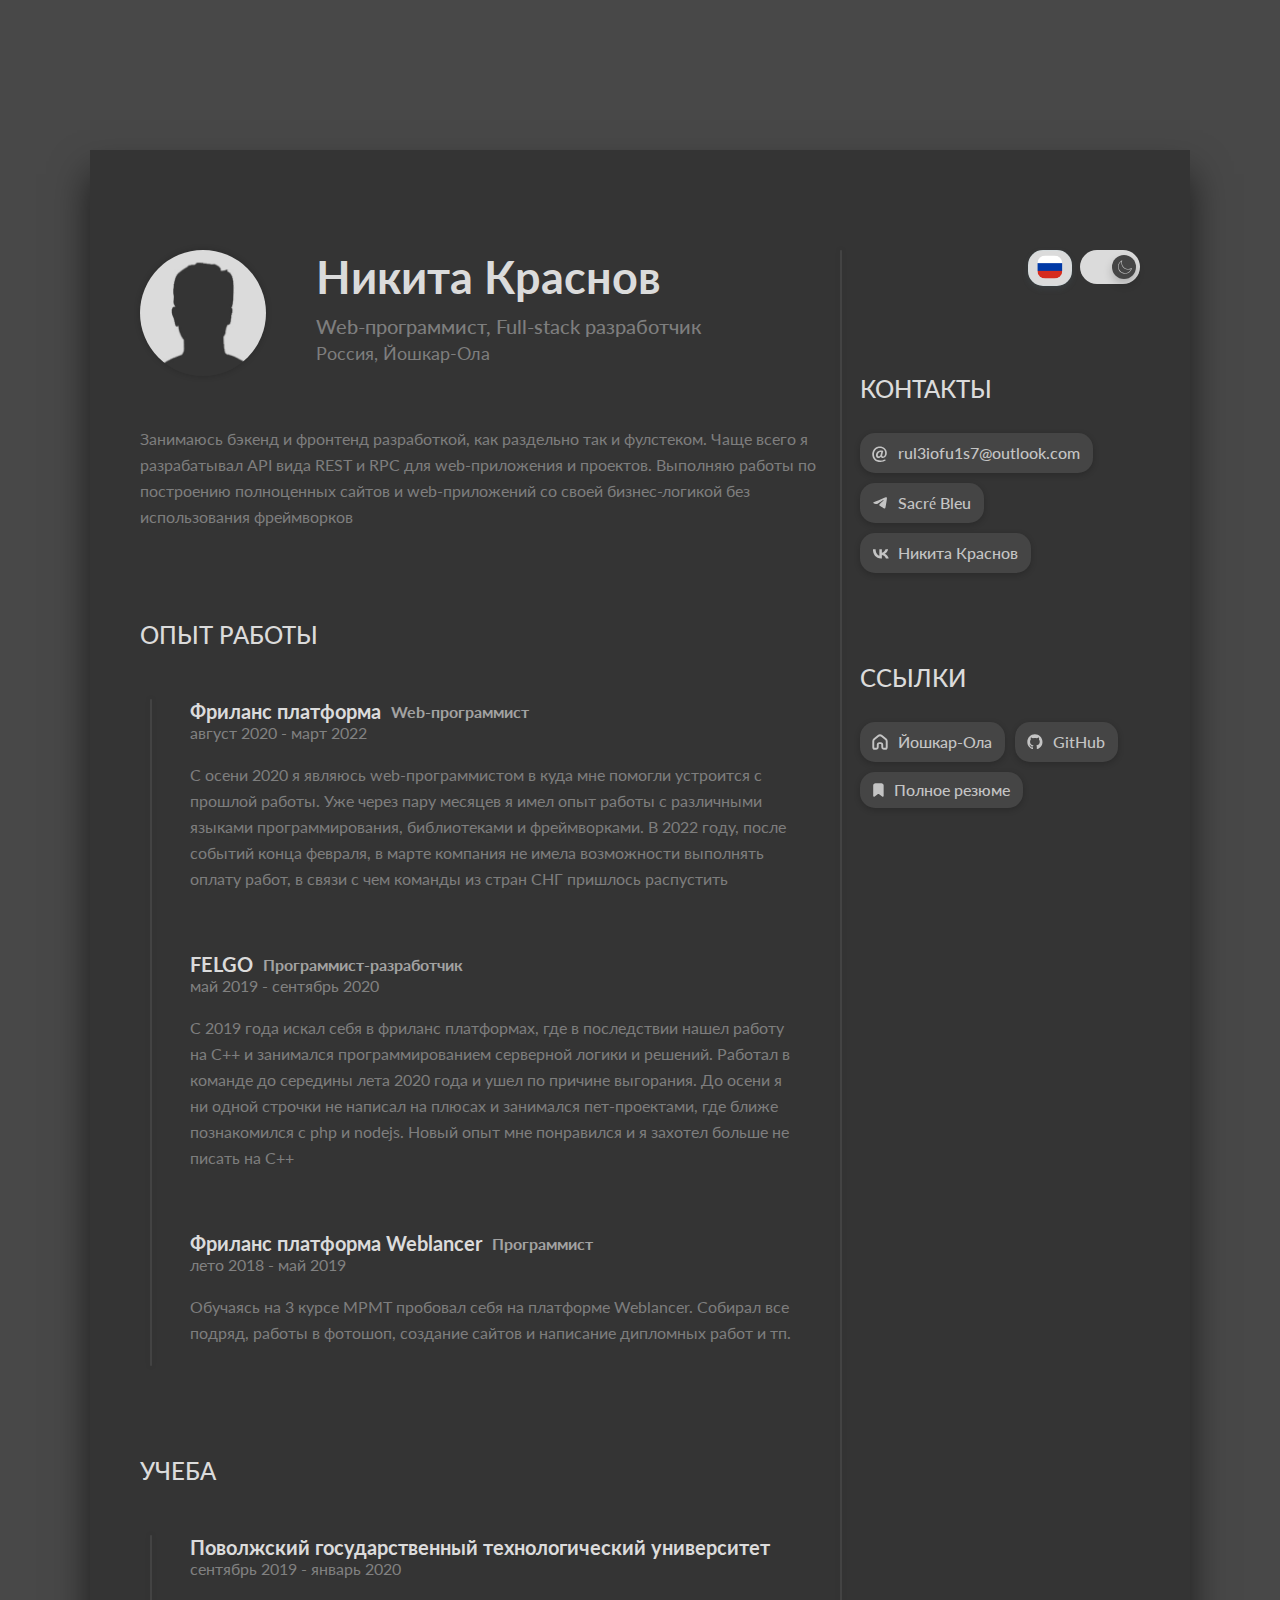
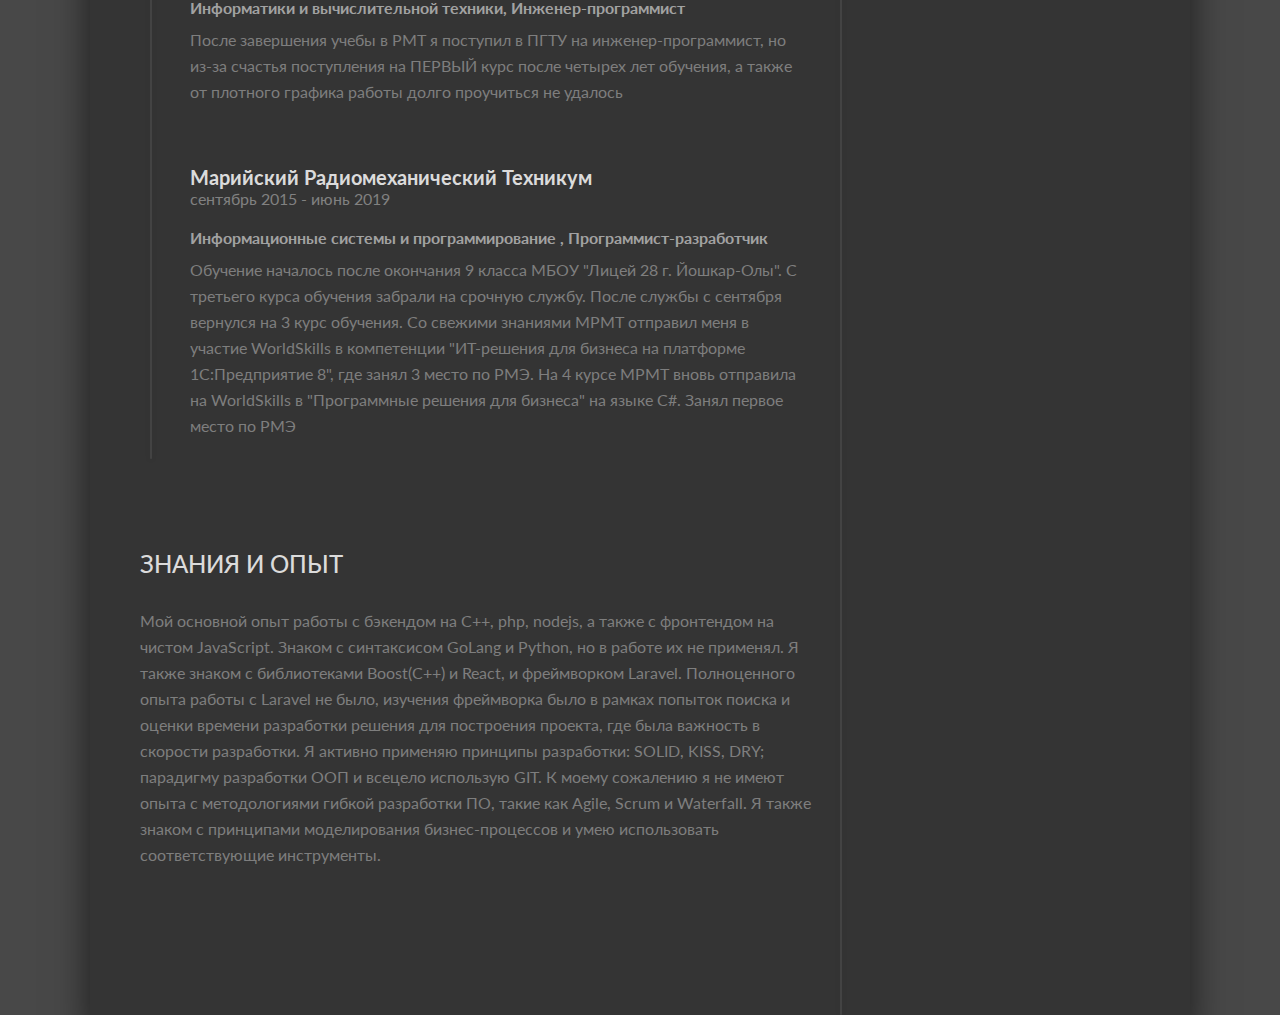
<file: index.html>
<!DOCTYPE html>
<html lang="ru" data-theme="dark">

<head>
    <meta charset="UTF-8">
    <meta http-equiv="X-UA-Compatible" content="IE=edge">
    <meta name="viewport" content="width=device-width, initial-scale=1.0">


    <link rel="icon" type="shortcut icon" href="./assets/img/favicon.ico">
    <link rel="icon" type="image/png" href="./assets/img/favicon.png">

    <link rel="stylesheet" href="./assets/fonts/fonts.css">
    <link rel="stylesheet" href="./assets/css/styles.css?v=123070ff48c91cb6a8559c940975c132">
    <link rel="stylesheet" href="./assets/css/mobile.css?v=123070ff48c91cb6a8559c940975c132">


    <title>Resume for a job</title>

    <base href="https://shanja-glinka.github.io/glowing-octo-journey/">

</head>

<body>

    <main>
        <div class="content">
            <div class="resume">
                <div class="resume__about">

                    <div class="resume__profile">

                        <div class="resume__profile-image">
                            <img src="./assets/img/default-avatar-profile-icon-dark.jpg" draggable="false">
                        </div>

                        <div class="resume__profile-data">
                            <div class="resume__about-name">
                                <h1 data-translate="my-name"></h1>
                            </div>

                            <div class="resume__about-descr">
                                <div class="resume__descr-block">
                                    <span data-translate="web-developer"></span>
                                </div>
                                <div class="resume__descr-block">
                                    <span data-translate="gis-city"></span>
                                </div>
                            </div>
                        </div>

                    </div>

                    <div class="resume__box resume__short-skills">
                        <p data-translate="skill-shorts"></p>
                    </div>

                    <div class="resume__box">
                        <div class="title-box">
                            <h2 data-translate="work-expirience"></h2>
                        </div>

                        <div class="resume__expirience">

                            <div class="expirience__row">
                                <div class="row__title">
                                    <h3 data-translate="work-exp-3-company"></h3>
                                    <h4 data-translate="work-exp-3-position"></h4>
                                </div>
                                <div class="row__date">
                                    <span data-translate="work-exp-3-date"></span>
                                </div>
                                <div class="row__descr">
                                    <p data-translate="work-exp-3-descr"></p>
                                </div>
                            </div>

                            <div class="expirience__row">
                                <div class="row__title">
                                    <h3 data-translate="work-exp-2-company"></h3>
                                    <h4 data-translate="work-exp-2-position"></h4>
                                </div>
                                <div class="row__date">
                                    <span data-translate="work-exp-2-date"></span>
                                </div>
                                <div class="row__descr">
                                    <p data-translate="work-exp-2-descr"></p>
                                </div>
                            </div>

                            <div class="expirience__row">
                                <div class="row__title">
                                    <h3 data-translate="work-exp-1-company"></h3>
                                    <h4 data-translate="work-exp-1-position"></h4>
                                </div>
                                <div class="row__date">
                                    <span data-translate="work-exp-1-date"></span>
                                </div>
                                <div class="row__descr">
                                    <p data-translate="work-exp-1-descr"></p>
                                </div>
                            </div>

                        </div>
                    </div>


                    <div class="resume__box">
                        <div class="title-box">
                            <h2 data-translate="study-expirience"></h2>
                        </div>

                        <div class="resume__study">

                            <div class="study__row">
                                <div class="row__title">
                                    <h3 data-translate="study-exp-2-place"></h3>
                                </div>
                                <div class="row__date">
                                    <span data-translate="study-exp-2-date"></span>
                                </div>
                                <div class="row__descr">
                                    <h4 data-translate="study-exp-2-position"></h4>
                                    <p data-translate="study-exp-2-descr"></p>
                                </div>
                            </div>

                            <div class="study__row">
                                <div class="row__title">
                                    <h3 data-translate="study-exp-1-place"></h3>
                                </div>
                                <div class="row__date">
                                    <span data-translate="study-exp-1-date"></span>
                                </div>
                                <div class="row__descr">
                                    <h4 data-translate="study-exp-1-position"></h4>
                                    <p data-translate="study-exp-1-descr"></p>
                                </div>
                            </div>

                        </div>
                    </div>


                    <div class="resume__box  resume__short-skills" style="padding-top: 0px !important;">
                        <div class="title-box">
                            <h2 data-translate="skill-knowledge"></h2>
                        </div>

                        <p data-translate="skill-full"></p>
                    </div>



                    <div class="mobile-burger skills_overlay" data-script="skills-overlay">
                        <span></span><span></span><span></span>
                    </div>
                </div>



                <div class="resume__divideline"></div>



                <div class="resume__skills">

                    <div class="skills__box">
                        <div class="content__config">
                            <div class="dark-mode__input">
                                <input type="checkbox" id="darkmode-toggle">
                                <label for="darkmode-toggle">
                                    <svg version="1.1" class="sun" xmlns="http://www.w3.org/2000/svg"
                                        xmlns:xlink="http://www.w3.org/1999/xlink" x="0px" y="0px" viewBox="0 0 496 496"
                                        style="enable-background:new 0 0 496 496" xml:space="preserve">
                                        <rect x="152.994" y="58.921"
                                            transform="matrix(0.3827 0.9239 -0.9239 0.3827 168.6176 -118.5145)"
                                            width="40.001" height="16" />
                                        <rect x="46.9" y="164.979"
                                            transform="matrix(0.9239 0.3827 -0.3827 0.9239 71.29 -12.4346)"
                                            width="40.001" height="16" />
                                        <rect x="46.947" y="315.048"
                                            transform="matrix(0.9239 -0.3827 0.3827 0.9239 -118.531 50.2116)"
                                            width="40.001" height="16" />
                                        <rect x="164.966" y="409.112"
                                            transform="matrix(-0.9238 -0.3828 0.3828 -0.9238 168.4872 891.7491)"
                                            width="16" height="39.999" />
                                        <rect x="303.031" y="421.036"
                                            transform="matrix(-0.3827 -0.9239 0.9239 -0.3827 50.2758 891.6655)"
                                            width="40.001" height="16" />
                                        <rect x="409.088" y="315.018"
                                            transform="matrix(-0.9239 -0.3827 0.3827 -0.9239 701.898 785.6559)"
                                            width="40.001" height="16" />
                                        <rect x="409.054" y="165.011"
                                            transform="matrix(-0.9239 0.3827 -0.3827 -0.9239 891.6585 168.6574)"
                                            width="40.001" height="16" />
                                        <rect x="315.001" y="46.895"
                                            transform="matrix(0.9238 0.3828 -0.3828 0.9238 50.212 -118.5529)" width="16"
                                            height="39.999" />
                                        <path d="M248,88c-88.224,0-160,71.776-160,160s71.776,160,160,160s160-71.776,160-160S336.224,88,248,88z M248,392
                                    c-79.4,0-144-64.6-144-144s64.6-144,144-144s144,64.6,144,144S327.4,392,248,392z" />
                                        <rect x="240" width="16" height="72" />
                                        <rect x="62.097" y="90.096"
                                            transform="matrix(0.7071 0.7071 -0.7071 0.7071 98.0963 -40.6334)"
                                            width="71.999" height="16" />
                                        <rect y="240" width="72" height="16" />
                                        <rect x="90.091" y="361.915"
                                            transform="matrix(-0.7071 -0.7071 0.7071 -0.7071 -113.9157 748.643)"
                                            width="16" height="71.999" />
                                        <rect x="240" y="424" width="16" height="72" />
                                        <rect x="361.881" y="389.915"
                                            transform="matrix(-0.7071 -0.7071 0.7071 -0.7071 397.8562 960.6281)"
                                            width="71.999" height="16" />
                                        <rect x="424" y="240" width="72" height="16" />
                                        <rect x="389.911" y="62.091"
                                            transform="matrix(0.7071 0.7071 -0.7071 0.7071 185.9067 -252.6357)"
                                            width="16" height="71.999" />
                                    </svg>
                                    <svg version="1.1" class="moon" xmlns="http://www.w3.org/2000/svg"
                                        xmlns:xlink="http://www.w3.org/1999/xlink" x="0px" y="0px"
                                        viewBox="0 0 49.739 49.739" style="enable-background:new 0 0 49.739 49.739"
                                        xml:space="preserve">
                                        <path
                                            d="M25.068,48.889c-9.173,0-18.017-5.06-22.396-13.804C-3.373,23.008,1.164,8.467,13.003,1.979l2.061-1.129l-0.615,2.268
                                    c-1.479,5.459-0.899,11.25,1.633,16.306c2.75,5.493,7.476,9.587,13.305,11.526c5.831,1.939,12.065,1.492,17.559-1.258v0
                                    c0.25-0.125,0.492-0.258,0.734-0.391l2.061-1.13l-0.585,2.252c-1.863,6.873-6.577,12.639-12.933,15.822
                                    C32.639,48.039,28.825,48.888,25.068,48.889z M12.002,4.936c-9.413,6.428-12.756,18.837-7.54,29.253
                                    c5.678,11.34,19.522,15.945,30.864,10.268c5.154-2.582,9.136-7.012,11.181-12.357c-5.632,2.427-11.882,2.702-17.752,0.748
                                    c-6.337-2.108-11.473-6.557-14.463-12.528C11.899,15.541,11.11,10.16,12.002,4.936z" />
                                    </svg>
                                </label>
                            </div>

                            <div class="lang-select__select custom__select">
                                <div class="lang-select" id="select-container">
                                    <ul>
                                        <li lang-selection="RU-ru" tooltip="RU" flow="down">
                                            <img src="./assets/img/ru-ru-flag-800.png" draggable="false">
                                        </li>
                                        <li lang-selection="EN-en" tooltip="EN" flow="down">
                                            <img src="./assets/img/en-us-flag-800.png" draggable="false">
                                        </li>
                                        <li lang-selection="RU-ru" tooltip="RU" flow="down">
                                            <img src="./assets/img/ru-ru-flag-800.png" draggable="false">
                                        </li>
                                    </ul>
                                </div>
                            </div>

                            <div class="mobile-burger skills_overlay" data-script="skills-overlay">
                                <span></span><span></span><span></span>
                            </div>
                        </div>

                    </div>

                    <div class="skills__box">
                        <div class="title-box">
                            <h2 data-translate="skills-contacts"></h2>
                        </div>

                        <div class="skills__contacts">
                            <div class="contacts__block outlook-hover">
                                <a href="mailto:rul3iofu1s7@outlook.com?subject=Job%20invitation&body=Come%20to%20our%20work"
                                    target="_blank">
                                    <svg width="24" height="24" viewBox="0 0 24 24" fill="none"
                                        xmlns="http://www.w3.org/2000/svg">
                                        <path
                                            d="M13.29 10.98C13.0767 10.94 12.8567 10.92 12.63 10.92C12.2167 10.92 11.83 11.01 11.47 11.19C11.11 11.37 10.7967 11.6133 10.53 11.92C10.27 12.2267 10.0633 12.58 9.91 12.98C9.75667 13.3733 9.68 13.7833 9.68 14.21C9.68 14.6367 9.77 14.97 9.95 15.21C10.1367 15.4433 10.4067 15.56 10.76 15.56C10.9333 15.56 11.1067 15.5333 11.28 15.48C11.46 15.4267 11.63 15.3333 11.79 15.2C11.95 15.06 12.0967 14.8767 12.23 14.65C12.3633 14.4233 12.4733 14.14 12.56 13.8L13.29 10.98ZM14.46 13.54C14.3533 13.9667 14.3 14.3167 14.3 14.59C14.3067 14.8567 14.35 15.07 14.43 15.23C14.51 15.3833 14.6233 15.49 14.77 15.55C14.9167 15.61 15.0833 15.64 15.27 15.64C15.55 15.64 15.8133 15.5533 16.06 15.38C16.3133 15.2 16.5333 14.95 16.72 14.63C16.9067 14.31 17.0533 13.93 17.16 13.49C17.2733 13.05 17.33 12.57 17.33 12.05C17.33 11.1833 17.1933 10.42 16.92 9.76C16.6533 9.1 16.2767 8.55 15.79 8.11C15.3033 7.66333 14.7233 7.33 14.05 7.11C13.3833 6.88333 12.65 6.77 11.85 6.77C10.97 6.77 10.1567 6.93667 9.41 7.27C8.66333 7.59667 8.01333 8.04667 7.46 8.62C6.91333 9.19333 6.48333 9.87 6.17 10.65C5.86333 11.43 5.71 12.27 5.71 13.17C5.71 14.2633 5.88 15.2267 6.22 16.06C6.56 16.8867 7.02667 17.58 7.62 18.14C8.21333 18.6933 8.91 19.11 9.71 19.39C10.5167 19.67 11.3867 19.81 12.32 19.81C12.8333 19.81 13.3133 19.78 13.76 19.72C14.2067 19.6667 14.6167 19.59 14.99 19.49C15.3633 19.3967 15.7033 19.2867 16.01 19.16C16.3167 19.04 16.59 18.91 16.83 18.77C17.0033 18.67 17.1567 18.64 17.29 18.68C17.4233 18.72 17.52 18.82 17.58 18.98L17.92 19.87C17.2267 20.3233 16.4167 20.6933 15.49 20.98C14.5633 21.2667 13.5067 21.41 12.32 21.41C11.1133 21.41 9.99667 21.22 8.97 20.84C7.94333 20.46 7.05333 19.9133 6.3 19.2C5.55333 18.4933 4.96667 17.63 4.54 16.61C4.12 15.59 3.91 14.4433 3.91 13.17C3.91 12.4567 4 11.7633 4.18 11.09C4.36667 10.4167 4.63 9.78667 4.97 9.2C5.31 8.60667 5.72 8.06333 6.2 7.57C6.68 7.07667 7.21333 6.65333 7.8 6.3C8.38667 5.94667 9.02 5.67333 9.7 5.48C10.3867 5.28 11.1033 5.18 11.85 5.18C12.7967 5.18 13.7033 5.34 14.57 5.66C15.4433 5.97333 16.2133 6.42667 16.88 7.02C17.5533 7.60667 18.09 8.32667 18.49 9.18C18.89 10.0267 19.09 10.9833 19.09 12.05C19.09 12.7633 18.9833 13.4333 18.77 14.06C18.5633 14.68 18.27 15.22 17.89 15.68C17.5167 16.14 17.0733 16.5033 16.56 16.77C16.0533 17.03 15.5 17.16 14.9 17.16C14.44 17.16 14.0333 17.0533 13.68 16.84C13.3267 16.6267 13.0833 16.2833 12.95 15.81C12.5567 16.29 12.14 16.6333 11.7 16.84C11.26 17.0467 10.7833 17.15 10.27 17.15C9.85 17.15 9.48333 17.0767 9.17 16.93C8.86333 16.7833 8.60333 16.5833 8.39 16.33C8.18333 16.07 8.02667 15.7667 7.92 15.42C7.82 15.0667 7.77 14.6833 7.77 14.27C7.77 13.89 7.81667 13.5067 7.91 13.12C8.01 12.7267 8.15667 12.35 8.35 11.99C8.54333 11.6233 8.78333 11.2833 9.07 10.97C9.36333 10.65 9.70333 10.3733 10.09 10.14C10.4833 9.9 10.9233 9.71333 11.41 9.58C11.9033 9.44 12.4433 9.37 13.03 9.37C13.55 9.37 13.9933 9.41 14.36 9.49C14.7267 9.57 15.08 9.68333 15.42 9.83L14.46 13.54Z"
                                            fill="#C4C4C4" />
                                    </svg>
                                    <span>rul3iofu1s7@outlook.com</span>
                                </a>
                            </div>
                            <div class="contacts__block telegram-hover">
                                <a href="https://t.me/keb8527njd72hentd" target="_blank">
                                    <svg width="24" height="24" viewBox="0 0 24 24" fill="none"
                                        xmlns="http://www.w3.org/2000/svg">
                                        <path fill-rule="evenodd" clip-rule="evenodd"
                                            d="M5.97883 11.0798C9.80099 9.41457 12.3497 8.31673 13.6249 7.78631C17.266 6.27186 18.0226 6.00878 18.5158 6.00009C18.6242 5.99818 18.8667 6.02506 19.0238 6.15253C19.1565 6.26016 19.193 6.40555 19.2104 6.50759C19.2279 6.60964 19.2496 6.8421 19.2323 7.02373C19.035 9.09691 18.1813 14.128 17.7469 16.45C17.5631 17.4325 17.2012 17.7619 16.8509 17.7942C16.0895 17.8642 15.5113 17.291 14.7739 16.8076C13.62 16.0511 12.968 15.5803 11.8479 14.8421C10.5535 13.9891 11.3926 13.5202 12.1303 12.754C12.3234 12.5535 15.6781 9.50215 15.743 9.22534C15.7511 9.19072 15.7587 9.06168 15.682 8.99354C15.6053 8.9254 15.4922 8.9487 15.4105 8.96723C15.2948 8.9935 13.4514 10.212 9.88021 12.6226C9.35695 12.9819 8.883 13.157 8.45836 13.1478C7.99022 13.1377 7.08972 12.8831 6.42029 12.6655C5.59921 12.3986 4.94662 12.2575 5.00345 11.8042C5.03305 11.5681 5.35818 11.3266 5.97883 11.0798Z"
                                            fill="#818181" />
                                    </svg>
                                    <span>Sacré Bleu</span>
                                </a>
                            </div>
                            <div class="contacts__block vk-hover">
                                <a href="https://vk.com/id115833109" target="_blank">
                                    <svg width="24" height="24" viewBox="0 0 24 24" fill="none"
                                        xmlns="http://www.w3.org/2000/svg">
                                        <path
                                            d="M11.3249 14.7413V8H13.9423V11.7337C16.0363 11.4847 17.3595 9.14084 17.7594 8H20.4858C20.1587 10.3854 17.9957 12.2177 16.8869 12.7708C18.7409 13.3412 21.0311 16.0896 21.0311 17.6453H18.1956C17.1486 14.9902 14.9239 14.1882 13.9423 14.1191V17.6453C7.78052 18.0601 4.50876 13.1856 4.67235 8H7.39881C7.5624 12.8745 10.1798 14.3265 11.3249 14.7413Z"
                                            fill="#C4C4C4" />
                                    </svg>
                                    <span data-translate="my-name"></span>
                                </a>
                            </div>
                        </div>
                    </div>

                    <div class="skills__box">
                        <div class="title-box">
                            <h2 data-translate="skills-links"></h2>
                        </div>

                        <div class="skills__contacts">
                            <div class="contacts__block svg_fill_remove">
                                <a href="https://goo.gl/maps/wMA3GufUyHY28ZPY7" target="_blank">
                                    <svg width="24" height="24" viewBox="0 0 24 24" fill="none"
                                        xmlns="http://www.w3.org/2000/svg">
                                        <path
                                            d="M19 17.3464V11.1182C19 10.3528 18.6676 9.63023 18.0992 9.1603L13.91 5.69666C12.7866 4.76778 11.2134 4.76778 10.09 5.69666L5.90081 9.1603C5.33244 9.63023 5 10.3528 5 11.1182V17.3464C5 18.2596 5.69645 19 6.55556 19H8.11111C8.97022 19 9.66667 18.3036 9.66667 17.4444V14.866C9.66667 13.9527 10.3631 13.2123 11.2222 13.2123H12.7778C13.6369 13.2123 14.3333 13.9527 14.3333 14.866V17.4444C14.3333 18.3036 15.0298 19 15.8889 19H17.4444C18.3036 19 19 18.2596 19 17.3464Z"
                                            stroke="#C4C4C4" stroke-width="2" />
                                    </svg>
                                    <span data-translate="skills-city"></span>
                                </a>
                            </div>
                            <div class="contacts__block">
                                <a href="https://github.com/shanja-glinka" target="_blank">
                                    <svg width="24" height="24" viewBox="0 0 24 24" fill="none"
                                        xmlns="http://www.w3.org/2000/svg">
                                        <path
                                            d="M11.8998 4C7.53779 4 4 7.53713 4 11.8998C4 15.3902 6.26329 18.3513 9.40279 19.396C9.79713 19.4691 9.92484 19.2242 9.92484 19.0162V17.5455C7.72738 18.0234 7.26985 16.6133 7.26985 16.6133C6.91041 15.7002 6.39232 15.4573 6.39232 15.4573C5.67541 14.9669 6.44696 14.9774 6.44696 14.9774C7.24023 15.0327 7.6576 15.7917 7.6576 15.7917C8.362 16.9991 9.50549 16.6502 9.95644 16.4481C10.0269 15.9379 10.2316 15.589 10.4581 15.3921C8.70366 15.1914 6.85906 14.514 6.85906 11.4877C6.85906 10.6246 7.16781 9.92023 7.67274 9.36725C7.59111 9.16778 7.32054 8.36397 7.74977 7.27644C7.74977 7.27644 8.41335 7.06446 9.92286 8.08616C10.5529 7.91105 11.2283 7.8235 11.8998 7.8202C12.5713 7.8235 13.2474 7.91105 13.8787 8.08616C15.3869 7.06446 16.0491 7.27644 16.0491 7.27644C16.479 8.36463 16.2085 9.16843 16.1268 9.36725C16.6337 9.92023 16.9398 10.6253 16.9398 11.4877C16.9398 14.5219 15.092 15.19 13.3329 15.3856C13.616 15.6305 13.8747 16.111 13.8747 16.8483V19.0162C13.8747 19.2262 14.0011 19.473 14.402 19.3954C17.5389 18.3493 19.7996 15.3889 19.7996 11.8998C19.7996 7.53713 16.2624 4 11.8998 4Z"
                                            fill="#818181" />
                                    </svg>
                                    <span data-translate="github-link"></span>
                                </a>
                            </div>
                            <div class="contacts__block svg_stroke_remove">
                                <a href="./letter.html" target="_blank">
                                    <svg width="20" height="20" viewBox="0 0 20 20" fill="none"
                                        xmlns="http://www.w3.org/2000/svg">
                                        <path
                                            d="M5 5.33407C5 4.045 6.045 3 7.33407 3H13.5583C14.8473 3 15.8923 4.045 15.8923 5.33407V16.2706C15.8923 16.9034 15.177 17.2715 14.6621 16.9037L10.8984 14.2153C10.6279 14.0221 10.2645 14.0221 9.99395 14.2153L6.23024 16.9037C5.71529 17.2715 5 16.9034 5 16.2706V5.33407Z"
                                            fill="#343434" stroke="#343434" stroke-width="2" />
                                    </svg>
                                    <span data-translate="my-letter"></span>
                                </a>
                            </div>
                        </div>
                    </div>

                    <div class="skills__box">
                        <div class="title-box title_attention">
                            <h2 data-translate="it-stack" data-attention="skills-attentions"></h2>
                            <span>
                                <svg width="15" height="15" viewBox="0 0 15 15" fill="none"
                                    xmlns="http://www.w3.org/2000/svg">
                                    <path
                                        d="M7.5 13.125C10.6066 13.125 13.125 10.6066 13.125 7.5C13.125 4.3934 10.6066 1.875 7.5 1.875C4.3934 1.875 1.875 4.3934 1.875 7.5C1.875 10.6066 4.3934 13.125 7.5 13.125Z"
                                        stroke="#818181" stroke-width="1.5" stroke-linecap="round"
                                        stroke-linejoin="round" />
                                    <path d="M7.6665 10V7.5" stroke="#818181" stroke-width="1.5" stroke-linecap="round"
                                        stroke-linejoin="round" />
                                    <path d="M7.6665 5H7.6765" stroke="#818181" stroke-width="2" stroke-linecap="round"
                                        stroke-linejoin="round" />
                                </svg>
                            </span>
                        </div>

                        <div class="skills__it-stacks">
                            <div class="it-stack__row">
                                <div class="row__title">
                                    <h3>C++</h3>
                                </div>
                                <div class="row__line">
                                    <span class="back-line"></span>
                                    <span class="fill-line" data-fill="90%"></span>
                                </div>
                            </div>
                        </div>

                        <div class="skills__it-stacks">
                            <div class="it-stack__row">
                                <div class="row__title">
                                    <h3>JavaScript + HTML + CSS</h3>
                                </div>
                                <div class="row__line">
                                    <span class="back-line"></span>
                                    <span class="fill-line" data-fill="75%"></span>
                                </div>
                            </div>
                        </div>

                        <div class="skills__it-stacks">
                            <div class="it-stack__row">
                                <div class="row__title">
                                    <h3>PHP</h3>
                                </div>
                                <div class="row__line">
                                    <span class="back-line"></span>
                                    <span class="fill-line" data-fill="70%"></span>
                                </div>
                            </div>
                        </div>

                        <div class="skills__it-stacks">
                            <div class="it-stack__row">
                                <div class="row__title">
                                    <h3>NodeJs</h3>
                                </div>
                                <div class="row__line">
                                    <span class="back-line"></span>
                                    <span class="fill-line" data-fill="65%"></span>
                                </div>
                            </div>
                        </div>

                        <div class="skills__it-stacks">
                            <div class="it-stack__row">
                                <div class="row__title">
                                    <h3>C#</h3>
                                </div>
                                <div class="row__line">
                                    <span class="back-line"></span>
                                    <span class="fill-line" data-fill="30%"></span>
                                </div>
                            </div>
                        </div>

                        <div class="skills__it-stacks">
                            <div class="it-stack__row">
                                <div class="row__title">
                                    <h3>Python</h3>
                                </div>
                                <div class="row__line">
                                    <span class="back-line"></span>
                                    <span class="fill-line" data-fill="25%"></span>
                                </div>
                            </div>
                        </div>

                        <div class="skills__it-stacks">
                            <div class="it-stack__row">
                                <div class="row__title">
                                    <h3>React</h3>
                                </div>
                                <div class="row__line">
                                    <span class="back-line"></span>
                                    <span class="fill-line" data-fill="12%"></span>
                                </div>
                            </div>
                        </div>

                        <div class="skills__it-stacks">
                            <div class="it-stack__row">
                                <div class="row__title">
                                    <h3>GoLang</h3>
                                </div>
                                <div class="row__line">
                                    <span class="back-line"></span>
                                    <span class="fill-line" data-fill="10%"></span>
                                </div>
                            </div>
                        </div>

                        <div class="skills__it-stacks">
                            <div class="it-stack__row">
                                <div class="row__title">
                                    <h3>Laravel</h3>
                                </div>
                                <div class="row__line">
                                    <span class="back-line"></span>
                                    <span class="fill-line" data-fill="8%"></span>
                                </div>
                            </div>
                        </div>

                        <div class="skills__it-stacks">
                            <div class="it-stack__row">
                                <div class="row__title">
                                    <h3>GIT</h3>
                                </div>
                                <div class="row__line">
                                    <span class="back-line"></span>
                                    <span class="fill-line" data-fill="55%"></span>
                                </div>
                            </div>
                        </div>

                        <div class="skills__it-stacks">
                            <div class="it-stack__row">
                                <div class="row__title">
                                    <h3>MYSQL</h3>
                                </div>
                                <div class="row__line">
                                    <span class="back-line"></span>
                                    <span class="fill-line" data-fill="70%"></span>
                                </div>
                            </div>
                        </div>

                    </div>



                    <div class="skills__box">
                        <div class="title-box">
                            <h2 data-translate="keys-skills"></h2>
                        </div>

                        <div class="skills__keys">
                            <div class="key__block">
                                <span data-translate="key-skill-work-capacity"></span>
                            </div>
                            <div class="key__block">
                                <span data-translate="key-skill-persistence"></span>
                            </div>
                            <div class="key__block">
                                <span data-translate="key-skill-assiduity"></span>
                            </div>
                            <div class="key__block">
                                <span data-translate="key-skill-responsibility"></span>
                            </div>
                        </div>

                    </div>



                    <div class="skills__box">
                        <div class="title-box">
                            <h2 data-translate="skill-languages"></h2>
                        </div>

                        <div class="skills__languages">
                            <div class="language">
                                <span data-translate="language-rus"></span>
                            </div>
                            <div class="language">
                                <span data-translate="language-eng"></span>
                            </div>
                        </div>

                    </div>


                    <div class="skills__box">
                        <div class="title-box">
                            <h2 data-translate="skill-awards"></h2>
                        </div>

                        <div class="skills__awards">
                            <div class="award">
                                <a class="award" target="_blank" data-attention="award-worldskills-2019"
                                    href="http://edu.mari.ru/prof/WorldSkills%20Russia/%D0%A0%D0%B5%D0%B3%D0%B8%D0%BE%D0%BD%D0%B0%D0%BB%D1%8C%D0%BD%D1%8B%D0%B9%20%D1%87%D0%B5%D0%BC%D0%BF%D0%B8%D0%BE%D0%BD%D0%B0%D1%82%20%27%D0%9C%D0%BE%D0%BB%D0%BE%D0%B4%D1%8B%D0%B5%20%D0%BF%D1%80%D0%BE%D1%84%D0%B5%D1%81%D1%81%D0%B8%D0%BE%D0%BD%D0%B0%D0%BB%D1%8B%27%20(WSR)%202019/%D0%9F%D1%80%D0%B8%D0%BA%D0%B0%D0%B7%20%E2%84%96%20234%20%D0%BE%D1%82%2013.03.2019%20%D0%B3.%20%D0%9E%D0%B1%20%D0%B8%D1%82%D0%BE%D0%B3%D0%B0%D1%85%20%D0%A0%D0%B5%D0%B3%D0%B8%D0%BE%D0%BD%D0%B0%D0%BB%D1%8C%D0%BD%D0%BE%D0%B3%D0%BE%20%D1%87%D0%B5%D0%BC%D0%BF%D0%B8%D0%BE%D0%BD%D0%B0%D1%82%D0%B0%20%D0%9C%D0%BE%D0%BB%D0%BE%D0%B4%D1%8B%D0%B5%20%D0%BF%D1%80%D0%BE%D1%84%D0%B5%D1%81%D1%81%D0%B8%D0%BE%D0%BD%D0%B0%D0%BB%D1%8B%20(%D1%81%20%D0%BF%D1%80%D0%B8%D0%BB%D0%BE%D0%B6%D0%B5%D0%BD%D0%B8%D1%8F%D0%BC%D0%B8).pdf">
                                    <h4 data-translate="award-worldskills-2019"></h4>
                                </a>
                                <span data-translate="award-worldskills-2019-descr"></span>
                            </div>
                            <div class="award">
                                <a target="_blank" data-attention="award-worldskills-2018"
                                    href="http://edu.mari.ru/prof/WorldSkills%20Russia/%D0%A0%D0%B5%D0%B3%D0%B8%D0%BE%D0%BD%D0%B0%D0%BB%D1%8C%D0%BD%D1%8B%D0%B9%20%D1%87%D0%B5%D0%BC%D0%BF%D0%B8%D0%BE%D0%BD%D0%B0%D1%82%20%27%D0%9C%D0%BE%D0%BB%D0%BE%D0%B4%D1%8B%D0%B5%20%D0%BF%D1%80%D0%BE%D1%84%D0%B5%D1%81%D1%81%D0%B8%D0%BE%D0%BD%D0%B0%D0%BB%D1%8B%27%20(WSR)%202018/%D0%9F%D1%80%D0%B8%D0%BA%D0%B0%D0%B7%20%E2%84%96%20133%20%D0%BE%D1%82%2016.02.2018%20%D0%B3.%20%D0%9E%D0%B1%20%D0%B8%D1%82%D0%BE%D0%B3%D0%B0%D1%85%20%D0%A0%D0%B5%D0%B3%D0%B8%D0%BE%D0%BD%D0%B0%D0%BB%D1%8C%D0%BD%D0%BE%D0%B3%D0%BE%20%D1%87%D0%B5%D0%BC%D0%BF%D0%B8%D0%BE%D0%BD%D0%B0%D1%82%D0%B0%20%D0%9C%D0%BE%D0%BB%D0%BE%D0%B4%D1%8B%D0%B5%20%D0%BF%D1%80%D0%BE%D1%84%D0%B5%D1%81%D1%81%D0%B8%D0%BE%D0%BD%D0%B0%D0%BB%D1%8B%20(%D1%81%20%D0%BF%D1%80%D0%B8%D0%BB%D0%BE%D0%B6%D0%B5%D0%BD%D0%B8%D1%8F%D0%BC%D0%B8).pdf">
                                    <h4 data-translate="award-worldskills-2018"></h4>
                                </a>
                                <span data-translate="award-worldskills-2018-descr"></span>
                            </div>
                        </div>

                    </div>

                </div>
            </div>
        </div>
    </main>


    <div class="attentions" id="attentions-container">
        <div class="attention__hover attention__skills-attentions">
            <p data-translate="skills-attentions"></p>
        </div>
        <div class="attention__hover attention__award-worldskills-2018">
            <p>
                Автономная некоммерческая организация "Агентство развития профессионального мастерства (Ворлдскиллс
                Россия)". Ищите меня на <b>странице 11</b>
            </p>
        </div>
        <div class="attention__hover attention__award-worldskills-2019">
            <p>
                Автономная некоммерческая организация "Агентство развития профессионального мастерства (Ворлдскиллс
                Россия)". Ищите меня на <b>странице 10-11</b>
            </p>
        </div>
    </div>

    <!-- 2019 -->
    <!-- стр 10-11 -->
    <!-- http://edu.mari.ru/prof/WorldSkills%20Russia/%D0%A0%D0%B5%D0%B3%D0%B8%D0%BE%D0%BD%D0%B0%D0%BB%D1%8C%D0%BD%D1%8B%D0%B9%20%D1%87%D0%B5%D0%BC%D0%BF%D0%B8%D0%BE%D0%BD%D0%B0%D1%82%20%27%D0%9C%D0%BE%D0%BB%D0%BE%D0%B4%D1%8B%D0%B5%20%D0%BF%D1%80%D0%BE%D1%84%D0%B5%D1%81%D1%81%D0%B8%D0%BE%D0%BD%D0%B0%D0%BB%D1%8B%27%20(WSR)%202019/%D0%9F%D1%80%D0%B8%D0%BA%D0%B0%D0%B7%20%E2%84%96%20234%20%D0%BE%D1%82%2013.03.2019%20%D0%B3.%20%D0%9E%D0%B1%20%D0%B8%D1%82%D0%BE%D0%B3%D0%B0%D1%85%20%D0%A0%D0%B5%D0%B3%D0%B8%D0%BE%D0%BD%D0%B0%D0%BB%D1%8C%D0%BD%D0%BE%D0%B3%D0%BE%20%D1%87%D0%B5%D0%BC%D0%BF%D0%B8%D0%BE%D0%BD%D0%B0%D1%82%D0%B0%20%D0%9C%D0%BE%D0%BB%D0%BE%D0%B4%D1%8B%D0%B5%20%D0%BF%D1%80%D0%BE%D1%84%D0%B5%D1%81%D1%81%D0%B8%D0%BE%D0%BD%D0%B0%D0%BB%D1%8B%20(%D1%81%20%D0%BF%D1%80%D0%B8%D0%BB%D0%BE%D0%B6%D0%B5%D0%BD%D0%B8%D1%8F%D0%BC%D0%B8).pdf -->

    <!-- 2018 -->
    <!-- стр 11 -->
    <!-- http://edu.mari.ru/prof/WorldSkills%20Russia/%D0%A0%D0%B5%D0%B3%D0%B8%D0%BE%D0%BD%D0%B0%D0%BB%D1%8C%D0%BD%D1%8B%D0%B9%20%D1%87%D0%B5%D0%BC%D0%BF%D0%B8%D0%BE%D0%BD%D0%B0%D1%82%20%27%D0%9C%D0%BE%D0%BB%D0%BE%D0%B4%D1%8B%D0%B5%20%D0%BF%D1%80%D0%BE%D1%84%D0%B5%D1%81%D1%81%D0%B8%D0%BE%D0%BD%D0%B0%D0%BB%D1%8B%27%20(WSR)%202018/%D0%9F%D1%80%D0%B8%D0%BA%D0%B0%D0%B7%20%E2%84%96%20133%20%D0%BE%D1%82%2016.02.2018%20%D0%B3.%20%D0%9E%D0%B1%20%D0%B8%D1%82%D0%BE%D0%B3%D0%B0%D1%85%20%D0%A0%D0%B5%D0%B3%D0%B8%D0%BE%D0%BD%D0%B0%D0%BB%D1%8C%D0%BD%D0%BE%D0%B3%D0%BE%20%D1%87%D0%B5%D0%BC%D0%BF%D0%B8%D0%BE%D0%BD%D0%B0%D1%82%D0%B0%20%D0%9C%D0%BE%D0%BB%D0%BE%D0%B4%D1%8B%D0%B5%20%D0%BF%D1%80%D0%BE%D1%84%D0%B5%D1%81%D1%81%D0%B8%D0%BE%D0%BD%D0%B0%D0%BB%D1%8B%20(%D1%81%20%D0%BF%D1%80%D0%B8%D0%BB%D0%BE%D0%B6%D0%B5%D0%BD%D0%B8%D1%8F%D0%BC%D0%B8).pdf -->
    <script src="./assets/js/scripts.js?v=123070ff48c91cb6a8559c940975c132"></script>
</body>

</html>
</file>
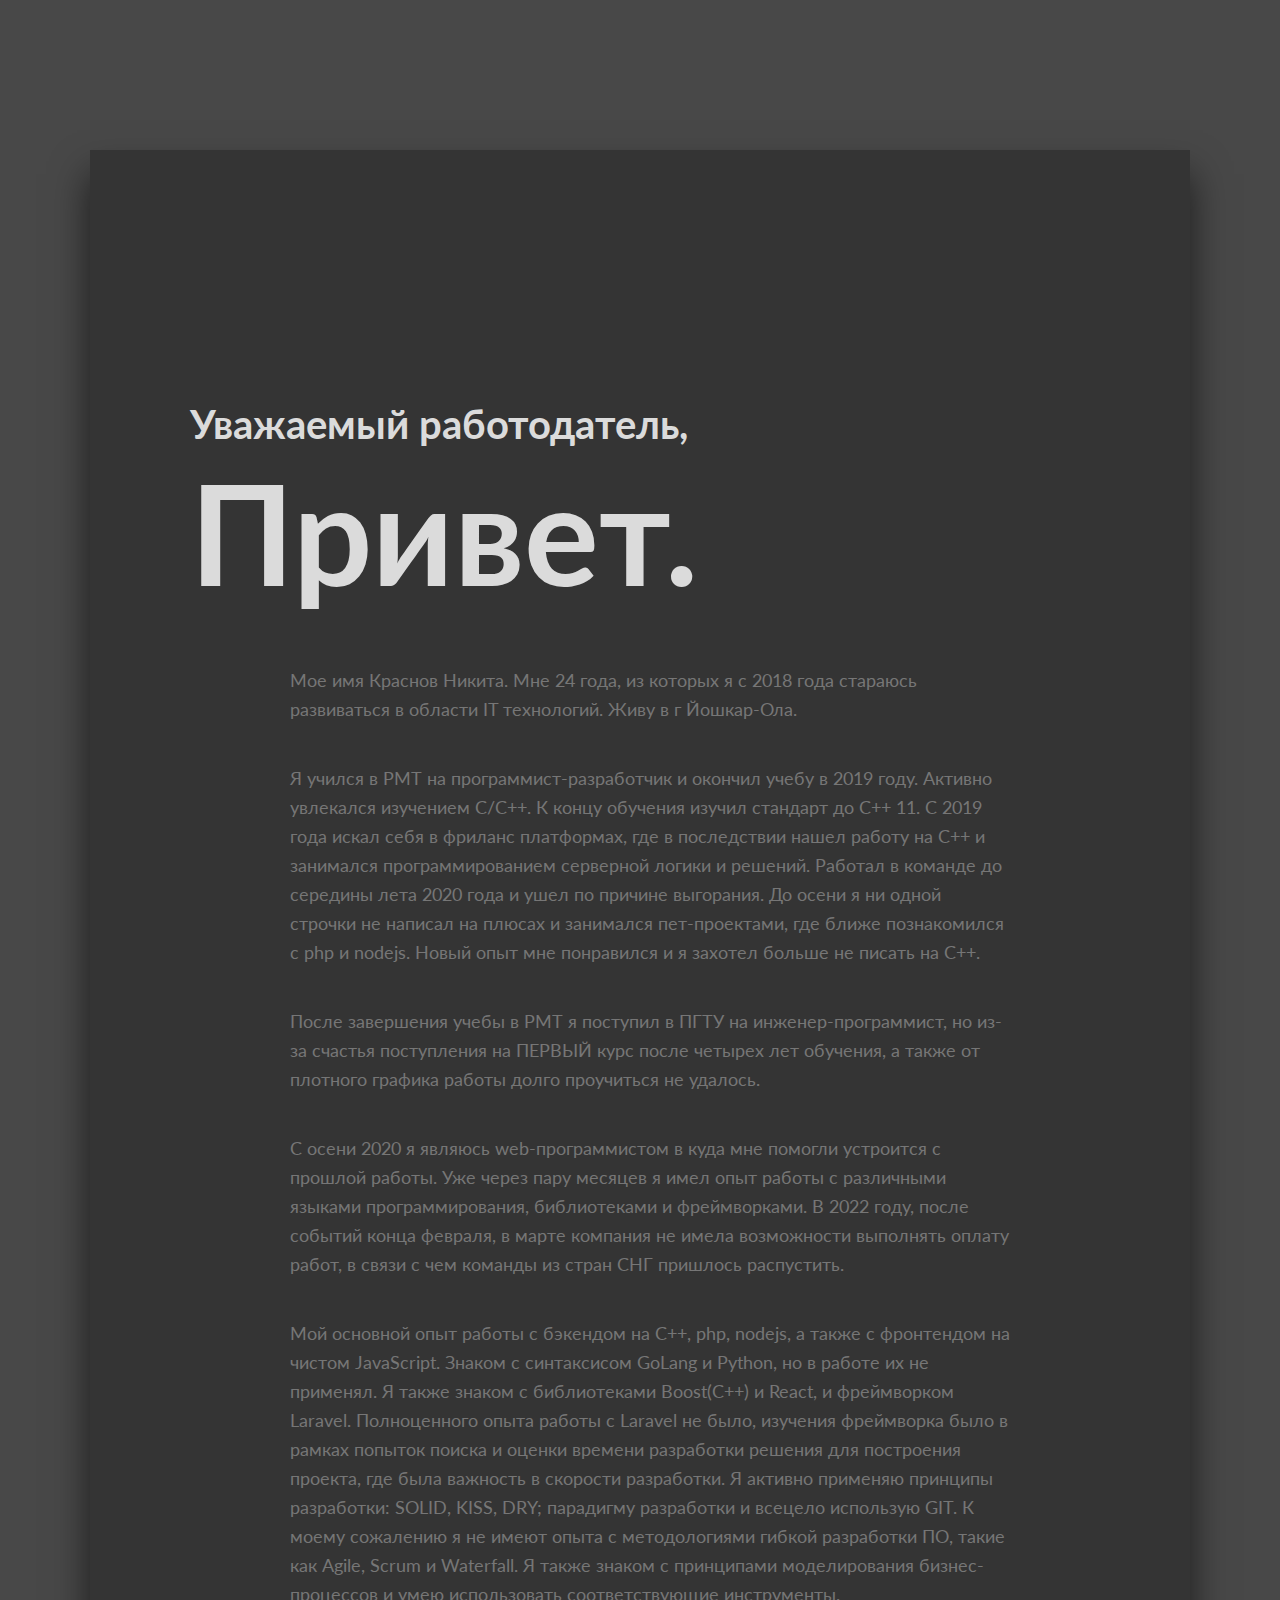
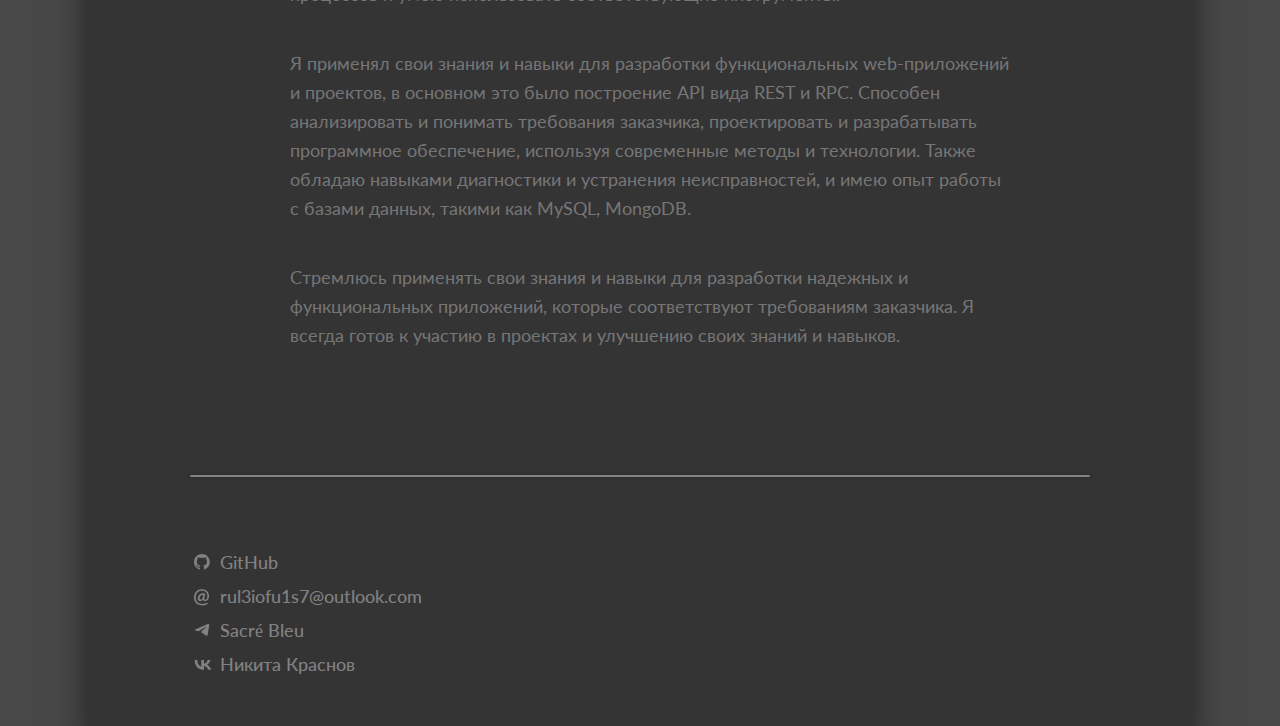
<file: letter.html>
<!DOCTYPE html>
<html lang="ru" data-theme="dark">

<head>
    <meta charset="UTF-8">
    <meta http-equiv="X-UA-Compatible" content="IE=edge">
    <meta name="viewport" content="width=device-width, initial-scale=1.0">


    <link rel="icon" type="shortcut icon" href="./assets/img/favicon.ico">
    <link rel="icon" type="image/png" href="./assets/img/favicon.png">

    <link rel="stylesheet" href="./assets/fonts/fonts.css">
    <link rel="stylesheet" href="./assets/css/styles.css">
    <link rel="stylesheet" href="./assets/css/mobile.css">


    <title>Letter for a job</title>

    <base href="https://shanja-glinka.github.io/glowing-octo-journey/">

</head>

<body>

    <main>
        <div class="content">
            <div class="letter">
                <div class="letter__hello">
                    <h3>Уважаемый работодатель,</h3>
                    <h1>Привет.</h1>
                </div>
                <div class="letter__write">
                    <p>Мое имя Краснов Никита. Мне 24 года, из которых я с 2018 года стараюсь развиваться в области IT
                        технологий. Живу в г Йошкар-Ола. </p>
                    <p>Я учился в РМТ на программист-разработчик и окончил учебу в 2019 году. Активно увлекался
                        изучением С/C++. К концу обучения изучил стандарт до С++ 11. С 2019 года искал себя в фриланс
                        платформах, где в последствии нашел работу на C++ и занимался программированием серверной логики
                        и решений. Работал в команде до середины лета 2020 года и ушел по причине выгорания. До осени я
                        ни одной строчки не написал на плюсах и занимался пет-проектами, где ближе познакомился с php и
                        nodejs. Новый опыт мне понравился и я захотел больше не писать на C++.</p>
                    <p>После завершения учебы в РМТ я поступил в ПГТУ на инженер-программист, но из-за счастья
                        поступления на ПЕРВЫЙ курс после четырех лет обучения, а также от плотного графика работы долго
                        проучиться не удалось.</p>
                    <p>
                        С осени 2020 я являюсь web-программистом в куда мне помогли устроится с прошлой работы. Уже
                        через пару месяцев я имел опыт работы с различными языками программирования, библиотеками и
                        фреймворками. В 2022 году, после событий конца февраля, в марте компания не имела возможности
                        выполнять оплату работ, в связи с чем команды из стран СНГ пришлось распустить.</p>
                    <p>Мой основной опыт работы с бэкендом на C++, php, nodejs, а также с фронтендом на чистом
                        JavaScript. Знаком с синтаксисом GoLang и Python, но в работе их не применял. Я также знаком с
                        библиотеками Boost(C++) и React, и фреймворком Laravel. Полноценного опыта работы с Laravel не
                        было, изучения фреймворка было в рамках попыток поиска и оценки времени разработки решения для
                        построения проекта, где была важность в скорости разработки. Я активно применяю принципы 
                        разработки: SOLID, KISS, DRY; парадигму разработки и всецело использую GIT. К моему сожалению 
                        я не имеют опыта с методологиями гибкой разработки ПО, такие как Agile, Scrum и Waterfall. Я 
                        также знаком с принципами моделирования бизнес-процессов и умею использовать соответствующие 
                        инструменты.</p>
                    <p>Я применял свои знания и навыки для разработки функциональных web-приложений и проектов, в
                        основном это было построение API вида REST и RPC. Способен анализировать и понимать требования
                        заказчика, проектировать и разрабатывать программное обеспечение, используя современные методы и
                        технологии. Также обладаю навыками диагностики и устранения неисправностей, и имею опыт работы с
                        базами данных, такими как MySQL, MongoDB.</p>
                    <p>Стремлюсь применять свои знания и навыки для разработки надежных и функциональных приложений,
                        которые соответствуют требованиям заказчика. Я всегда готов к участию в проектах и улучшению
                        своих знаний и навыков.</p>
                </div>

                <div class="letter__hr"></div>

                <div class="letter__contacts">
                    <div class="contacts__block">
                        <a href="https://github.com/shanja-glinka" target="_blank">
                            <svg width="24" height="24" viewBox="0 0 24 24" fill="none" xmlns="http://www.w3.org/2000/svg">
                                <path d="M11.8998 4C7.53779 4 4 7.53713 4 11.8998C4 15.3902 6.26329 18.3513 9.40279 19.396C9.79713 19.4691 9.92484 19.2242 9.92484 19.0162V17.5455C7.72738 18.0234 7.26985 16.6133 7.26985 16.6133C6.91041 15.7002 6.39232 15.4573 6.39232 15.4573C5.67541 14.9669 6.44696 14.9774 6.44696 14.9774C7.24023 15.0327 7.6576 15.7917 7.6576 15.7917C8.362 16.9991 9.50549 16.6502 9.95644 16.4481C10.0269 15.9379 10.2316 15.589 10.4581 15.3921C8.70366 15.1914 6.85906 14.514 6.85906 11.4877C6.85906 10.6246 7.16781 9.92023 7.67274 9.36725C7.59111 9.16778 7.32054 8.36397 7.74977 7.27644C7.74977 7.27644 8.41335 7.06446 9.92286 8.08616C10.5529 7.91105 11.2283 7.8235 11.8998 7.8202C12.5713 7.8235 13.2474 7.91105 13.8787 8.08616C15.3869 7.06446 16.0491 7.27644 16.0491 7.27644C16.479 8.36463 16.2085 9.16843 16.1268 9.36725C16.6337 9.92023 16.9398 10.6253 16.9398 11.4877C16.9398 14.5219 15.092 15.19 13.3329 15.3856C13.616 15.6305 13.8747 16.111 13.8747 16.8483V19.0162C13.8747 19.2262 14.0011 19.473 14.402 19.3954C17.5389 18.3493 19.7996 15.3889 19.7996 11.8998C19.7996 7.53713 16.2624 4 11.8998 4Z" fill="#818181"/>
                            </svg>
                            <span data-translate="github-link"></span>
                        </a>
                    </div>
                    <div class="contacts__block outlook-hover">
                        <a href="mailto:rul3iofu1s7@outlook.com?subject=Job%20invitation&body=Come%20to%20our%20work"
                            target="_blank">
                            <svg width="24" height="24" viewBox="0 0 24 24" fill="none"
                                xmlns="http://www.w3.org/2000/svg">
                                <path
                                    d="M13.29 10.98C13.0767 10.94 12.8567 10.92 12.63 10.92C12.2167 10.92 11.83 11.01 11.47 11.19C11.11 11.37 10.7967 11.6133 10.53 11.92C10.27 12.2267 10.0633 12.58 9.91 12.98C9.75667 13.3733 9.68 13.7833 9.68 14.21C9.68 14.6367 9.77 14.97 9.95 15.21C10.1367 15.4433 10.4067 15.56 10.76 15.56C10.9333 15.56 11.1067 15.5333 11.28 15.48C11.46 15.4267 11.63 15.3333 11.79 15.2C11.95 15.06 12.0967 14.8767 12.23 14.65C12.3633 14.4233 12.4733 14.14 12.56 13.8L13.29 10.98ZM14.46 13.54C14.3533 13.9667 14.3 14.3167 14.3 14.59C14.3067 14.8567 14.35 15.07 14.43 15.23C14.51 15.3833 14.6233 15.49 14.77 15.55C14.9167 15.61 15.0833 15.64 15.27 15.64C15.55 15.64 15.8133 15.5533 16.06 15.38C16.3133 15.2 16.5333 14.95 16.72 14.63C16.9067 14.31 17.0533 13.93 17.16 13.49C17.2733 13.05 17.33 12.57 17.33 12.05C17.33 11.1833 17.1933 10.42 16.92 9.76C16.6533 9.1 16.2767 8.55 15.79 8.11C15.3033 7.66333 14.7233 7.33 14.05 7.11C13.3833 6.88333 12.65 6.77 11.85 6.77C10.97 6.77 10.1567 6.93667 9.41 7.27C8.66333 7.59667 8.01333 8.04667 7.46 8.62C6.91333 9.19333 6.48333 9.87 6.17 10.65C5.86333 11.43 5.71 12.27 5.71 13.17C5.71 14.2633 5.88 15.2267 6.22 16.06C6.56 16.8867 7.02667 17.58 7.62 18.14C8.21333 18.6933 8.91 19.11 9.71 19.39C10.5167 19.67 11.3867 19.81 12.32 19.81C12.8333 19.81 13.3133 19.78 13.76 19.72C14.2067 19.6667 14.6167 19.59 14.99 19.49C15.3633 19.3967 15.7033 19.2867 16.01 19.16C16.3167 19.04 16.59 18.91 16.83 18.77C17.0033 18.67 17.1567 18.64 17.29 18.68C17.4233 18.72 17.52 18.82 17.58 18.98L17.92 19.87C17.2267 20.3233 16.4167 20.6933 15.49 20.98C14.5633 21.2667 13.5067 21.41 12.32 21.41C11.1133 21.41 9.99667 21.22 8.97 20.84C7.94333 20.46 7.05333 19.9133 6.3 19.2C5.55333 18.4933 4.96667 17.63 4.54 16.61C4.12 15.59 3.91 14.4433 3.91 13.17C3.91 12.4567 4 11.7633 4.18 11.09C4.36667 10.4167 4.63 9.78667 4.97 9.2C5.31 8.60667 5.72 8.06333 6.2 7.57C6.68 7.07667 7.21333 6.65333 7.8 6.3C8.38667 5.94667 9.02 5.67333 9.7 5.48C10.3867 5.28 11.1033 5.18 11.85 5.18C12.7967 5.18 13.7033 5.34 14.57 5.66C15.4433 5.97333 16.2133 6.42667 16.88 7.02C17.5533 7.60667 18.09 8.32667 18.49 9.18C18.89 10.0267 19.09 10.9833 19.09 12.05C19.09 12.7633 18.9833 13.4333 18.77 14.06C18.5633 14.68 18.27 15.22 17.89 15.68C17.5167 16.14 17.0733 16.5033 16.56 16.77C16.0533 17.03 15.5 17.16 14.9 17.16C14.44 17.16 14.0333 17.0533 13.68 16.84C13.3267 16.6267 13.0833 16.2833 12.95 15.81C12.5567 16.29 12.14 16.6333 11.7 16.84C11.26 17.0467 10.7833 17.15 10.27 17.15C9.85 17.15 9.48333 17.0767 9.17 16.93C8.86333 16.7833 8.60333 16.5833 8.39 16.33C8.18333 16.07 8.02667 15.7667 7.92 15.42C7.82 15.0667 7.77 14.6833 7.77 14.27C7.77 13.89 7.81667 13.5067 7.91 13.12C8.01 12.7267 8.15667 12.35 8.35 11.99C8.54333 11.6233 8.78333 11.2833 9.07 10.97C9.36333 10.65 9.70333 10.3733 10.09 10.14C10.4833 9.9 10.9233 9.71333 11.41 9.58C11.9033 9.44 12.4433 9.37 13.03 9.37C13.55 9.37 13.9933 9.41 14.36 9.49C14.7267 9.57 15.08 9.68333 15.42 9.83L14.46 13.54Z"
                                    fill="#C4C4C4" />
                            </svg>
                            <span>rul3iofu1s7@outlook.com</span>
                        </a>
                    </div>
                    <div class="contacts__block telegram-hover">
                        <a href="https://t.me/keb8527njd72hentd" target="_blank">
                            <svg width="24" height="24" viewBox="0 0 24 24" fill="none"
                                xmlns="http://www.w3.org/2000/svg">
                                <path fill-rule="evenodd" clip-rule="evenodd"
                                    d="M5.97883 11.0798C9.80099 9.41457 12.3497 8.31673 13.6249 7.78631C17.266 6.27186 18.0226 6.00878 18.5158 6.00009C18.6242 5.99818 18.8667 6.02506 19.0238 6.15253C19.1565 6.26016 19.193 6.40555 19.2104 6.50759C19.2279 6.60964 19.2496 6.8421 19.2323 7.02373C19.035 9.09691 18.1813 14.128 17.7469 16.45C17.5631 17.4325 17.2012 17.7619 16.8509 17.7942C16.0895 17.8642 15.5113 17.291 14.7739 16.8076C13.62 16.0511 12.968 15.5803 11.8479 14.8421C10.5535 13.9891 11.3926 13.5202 12.1303 12.754C12.3234 12.5535 15.6781 9.50215 15.743 9.22534C15.7511 9.19072 15.7587 9.06168 15.682 8.99354C15.6053 8.9254 15.4922 8.9487 15.4105 8.96723C15.2948 8.9935 13.4514 10.212 9.88021 12.6226C9.35695 12.9819 8.883 13.157 8.45836 13.1478C7.99022 13.1377 7.08972 12.8831 6.42029 12.6655C5.59921 12.3986 4.94662 12.2575 5.00345 11.8042C5.03305 11.5681 5.35818 11.3266 5.97883 11.0798Z"
                                    fill="#818181" />
                            </svg>
                            <span>Sacré Bleu</span>
                        </a>
                    </div>
                    <div class="contacts__block vk-hover">
                        <a href="https://vk.com/id115833109" target="_blank">
                            <svg width="24" height="24" viewBox="0 0 24 24" fill="none"
                                xmlns="http://www.w3.org/2000/svg">
                                <path
                                    d="M11.3249 14.7413V8H13.9423V11.7337C16.0363 11.4847 17.3595 9.14084 17.7594 8H20.4858C20.1587 10.3854 17.9957 12.2177 16.8869 12.7708C18.7409 13.3412 21.0311 16.0896 21.0311 17.6453H18.1956C17.1486 14.9902 14.9239 14.1882 13.9423 14.1191V17.6453C7.78052 18.0601 4.50876 13.1856 4.67235 8H7.39881C7.5624 12.8745 10.1798 14.3265 11.3249 14.7413Z"
                                    fill="#C4C4C4" />
                            </svg>
                            <span data-translate="my-name"></span>
                        </a>
                    </div>
                </div>
            </div>
        </div>
    </main>


    <script src="./assets/js/scripts.js"></script>
</body>

</html>
</file>
<file: assets/fonts/fonts.css>
@font-face {
    font-family: 'Lato';
    font-style: normal;
    font-weight: 300;
    src: url('./latolight.ttf') format('truetype');
    text-rendering: optimizeLegibility;
}

@font-face {
    font-family: 'Lato';
    font-style: normal;
    font-weight: 400;
    src: url('./latoregular.ttf') format('truetype');
    text-rendering: optimizeLegibility;
}

@font-face {
    font-family: 'Lato';
    font-style: normal; 
    font-weight: 500;
    src: url('./latomedium.ttf') format('truetype');
    text-rendering: optimizeLegibility;
}

@font-face {
    font-family: 'Lato';
    font-style: normal;
    font-weight: 700;
    src: url('./latobold.ttf') format('truetype');
    text-rendering: optimizeLegibility;
}

@font-face {
    font-family: 'Caveat';
    font-style: normal;
    font-weight: 400;
    src: url('./Caveat-Regular.ttf') format('truetype');
    text-rendering: optimizeLegibility;
}

@font-face {
    font-family: 'Caveat';
    font-style: normal;
    font-weight: 700;
    src: url('./Caveat-Bold.ttf') format('truetype');
    text-rendering: optimizeLegibility;
}
</file>
<file: assets/css/styles.css>
:root {
  --color-bg: #484848;
  --color-title: #343434;
  --color-descr: #4e4e4e;
  --color-title-min: #424242;
  --color-main: #818181;
  --color-content: #DBDBDB;
  --color-input-slide: #343434;
  --color-click-block: #454545;
  --color-click-text: #C4C4C4;
  --color-back-line: var(--color-click-text);
  --color-fill-line: var(--color-click-block);
  --color-svg-descr: #343434;
  --color-click-shadow: rgba(0, 0, 0, 0.2);
  --shadow-color-content: rgba(0, 0, 0, 0.726);
  --blac-line-shadow: rgba(0, 0, 0, 0.25);
  --color-shadow-attention: var(--color-click-shadow);
  --color-attention-bg: #45454538;
  --color-unser_open-bg: #868686;
}

html[data-theme="dark"] {
  --color-bg: #484848;
  --color-title: #dbdbdb;
  --color-descr: #7e7e7e;
  --color-title-min: #a2a2a2;
  --color-main: #818181;
  --color-content: #343434;
  --color-input-slide: #DBDBDB;
  --color-click-block: #454545;
  --color-click-text: #C4C4C4;
  --color-back-line: var(--color-click-block);
  --color-fill-line: var(--color-click-text);
  --color-svg-descr: #5e5e5e;
  --color-click-shadow: rgba(0, 0, 0, 0.2);
  --shadow-color-content: rgba(0, 0, 0, 0.61);
  --blac-line-shadow: rgba(0, 0, 0, 0.25);
  --color-shadow-attention: var(--color-click-shadow);
  --color-attention-bg: #6d6d6d38;
  --color-unser_open-bg: rgb(44, 44, 44);
}

html,
body {
  background-color: var(--color-bg);
  cursor: default;
  -webkit-user-select: none;
     -moz-user-select: none;
      -ms-user-select: none;
          user-select: none;
  -ms-touch-action: pan-y;
      touch-action: pan-y;
  font-family: 'Lato';
  font-style: normal;
  -webkit-transition: 0.2s cubic-bezier(0.46, 0, 0, 1.17);
  transition: 0.2s cubic-bezier(0.46, 0, 0, 1.17);
}

html,
body,
p,
a {
  padding: 0;
  margin: 0;
  text-decoration: none;
  font-family: 'Lato';
  font-style: normal;
}

main {
  display: -webkit-box;
  display: -ms-flexbox;
  display: flex;
  -webkit-box-orient: vertical;
  -webkit-box-direction: normal;
      -ms-flex-direction: column;
          flex-direction: column;
  -webkit-box-align: center;
      -ms-flex-align: center;
          align-items: center;
  margin: 150px 0 0 0;
}

main .content {
  width: 1300px;
  max-width: 1300px;
  min-height: 1000px;
  -webkit-box-shadow: 0px 24px 36px var(--shadow-color-content);
          box-shadow: 0px 24px 36px var(--shadow-color-content);
  background-color: var(--color-content);
}

main .content h1,
main .content h2,
main .content h3,
main .content h4 {
  padding: 0px;
  margin: 0px;
}

main .content .resume {
  display: -webkit-box;
  display: -ms-flexbox;
  display: flex;
  -webkit-box-orient: horizontal;
  -webkit-box-direction: normal;
      -ms-flex-direction: row;
          flex-direction: row;
  -webkit-box-pack: center;
      -ms-flex-pack: center;
          justify-content: center;
  gap: 50px;
  padding: 100px 100px 0px 100px;
  height: 100%;
}

.resume .resume__about {
  display: -webkit-box;
  display: -ms-flexbox;
  display: flex;
  -webkit-box-orient: vertical;
  -webkit-box-direction: normal;
      -ms-flex-direction: column;
          flex-direction: column;
  width: 100%;
}

.resume .resume__about .mobile-burger {
  display: none;
}

.resume .resume__divideline {
  position: relative;
  width: 0px;
}

.resume .resume__divideline::before {
  content: '';
  position: absolute;
  top: 0px;
  left: 0px;
  bottom: 0px;
  width: 2px;
  background-color: var(--color-main);
  -webkit-box-shadow: 0px 0px 4px rgba(0, 0, 0, 0.25);
          box-shadow: 0px 0px 4px rgba(0, 0, 0, 0.25);
  border-radius: 2px;
  opacity: .2;
}

.resume .resume__skills {
  display: -webkit-box;
  display: -ms-flexbox;
  display: flex;
  -webkit-box-orient: vertical;
  -webkit-box-direction: normal;
      -ms-flex-direction: column;
          flex-direction: column;
  width: 340px;
  min-width: 340px;
}

.resume .resume__skills .mobile-burger {
  display: none;
}

.resume .resume__skills p {
  padding: 0;
  font-weight: 400;
  font-size: 16px;
  line-height: 26px;
  color: var(--color-descr);
}

.resume__box,
.skills__box {
  opacity: 0;
  -webkit-transition: none;
  transition: none;
  padding: 0px 0px 80px;
  -webkit-transition: all 0.4s cubic-bezier(0.46, 0, 0, 1.17) 0s;
  transition: all 0.4s cubic-bezier(0.46, 0, 0, 1.17) 0s;
}

.resume__box .title-box,
.skills__box .title-box {
  padding: 10px 0px 30px;
}

.resume__box .title-box h2,
.skills__box .title-box h2 {
  font-weight: 500;
  font-size: 24px;
  line-height: 29px;
  text-transform: uppercase;
  color: var(--color-title);
}

.resume__box .title-box.title_attention,
.skills__box .title-box.title_attention {
  display: -webkit-box;
  display: -ms-flexbox;
  display: flex;
  -webkit-box-orient: horizontal;
  -webkit-box-direction: normal;
      -ms-flex-direction: row;
          flex-direction: row;
  -webkit-box-align: start;
      -ms-flex-align: start;
          align-items: flex-start;
  gap: 10px;
}

.resume__box .title-box.title_attention h2,
.skills__box .title-box.title_attention h2 {
  cursor: pointer;
}

.resume__box .title-box.title_attention h2:hover,
.skills__box .title-box.title_attention h2:hover {
  -webkit-transition: 0.2s cubic-bezier(0.46, 0, 0, 1.17);
  transition: 0.2s cubic-bezier(0.46, 0, 0, 1.17);
  -webkit-filter: brightness(160%);
          filter: brightness(160%);
}

.resume__profile {
  display: -webkit-box;
  display: -ms-flexbox;
  display: flex;
  -webkit-box-orient: horizontal;
  -webkit-box-direction: normal;
      -ms-flex-direction: row;
          flex-direction: row;
  -webkit-box-align: start;
      -ms-flex-align: start;
          align-items: flex-start;
  gap: 50px;
}

.resume__profile .resume__profile-image img {
  display: block;
  border-radius: 50%;
  -o-object-fit: cover;
     object-fit: cover;
  text-align: center;
  width: 126px;
  height: 126px;
  -webkit-box-shadow: 0px 0px 6px var(--color-click-shadow);
          box-shadow: 0px 0px 6px var(--color-click-shadow);
}

.resume__profile .resume__about-name {
  padding: 0px 0px 10px 0px;
}

.resume__profile .resume__about-name h1 {
  font-style: normal;
  font-weight: 700;
  font-size: 45px;
  line-height: 54px;
  color: var(--color-title);
}

.resume__about-descr {
  display: -webkit-box;
  display: -ms-flexbox;
  display: flex;
  -webkit-box-orient: vertical;
  -webkit-box-direction: normal;
      -ms-flex-direction: column;
          flex-direction: column;
  -ms-flex-wrap: nowrap;
      flex-wrap: nowrap;
  -webkit-box-align: start;
      -ms-flex-align: start;
          align-items: flex-start;
  padding: 0px;
  height: 26px;
}

.resume__about-descr .resume__descr-block {
  position: relative;
  display: -webkit-box;
  display: -ms-flexbox;
  display: flex;
  -webkit-box-align: center;
      -ms-flex-align: center;
          align-items: center;
  padding: 0;
  margin: 0;
}

.resume__about-descr .resume__descr-block span,
.resume__about-descr .resume__descr-block a {
  text-decoration: none;
  font-weight: 400;
  font-size: 18px;
  color: var(--color-descr);
}

.resume__about-descr .resume__descr-block:first-child span,
.resume__about-descr .resume__descr-block:first-child a {
  font-weight: 500;
  font-size: 20px;
  padding: 0px 0px 4px 0px;
}

.resume__short-skills {
  padding-top: 50px !important;
}

.resume__short-skills p {
  padding: 0;
  font-weight: 400;
  font-size: 16px;
  line-height: 26px;
  color: var(--color-descr);
}

.resume__expirience,
.resume__study {
  position: relative;
  padding: 10px 10px 10px 40px;
  display: -webkit-box;
  display: -ms-flexbox;
  display: flex;
  -webkit-box-orient: vertical;
  -webkit-box-direction: normal;
      -ms-flex-direction: column;
          flex-direction: column;
  -webkit-box-align: start;
      -ms-flex-align: start;
          align-items: flex-start;
  gap: 40px;
}

.resume__expirience::before,
.resume__study::before {
  content: '';
  position: absolute;
  top: 20px;
  left: 10px;
  bottom: 0px;
  width: 2px;
  background-color: var(--color-main);
  -webkit-box-shadow: 0px 0px 4px rgba(0, 0, 0, 0.25);
          box-shadow: 0px 0px 4px rgba(0, 0, 0, 0.25);
  border-radius: 2px;
  opacity: .2;
}

.resume__expirience .expirience__row,
.resume__expirience .study__row,
.resume__study .expirience__row,
.resume__study .study__row {
  display: -webkit-box;
  display: -ms-flexbox;
  display: flex;
  -webkit-box-orient: vertical;
  -webkit-box-direction: normal;
      -ms-flex-direction: column;
          flex-direction: column;
  -webkit-box-align: start;
      -ms-flex-align: start;
          align-items: flex-start;
  padding: 10px;
}

.resume__expirience .expirience__row .row__title,
.resume__expirience .study__row .row__title,
.resume__study .expirience__row .row__title,
.resume__study .study__row .row__title {
  display: -webkit-box;
  display: -ms-flexbox;
  display: flex;
  -webkit-box-orient: vertical;
  -webkit-box-direction: normal;
      -ms-flex-direction: flex-start;
          flex-direction: flex-start;
  -webkit-box-align: center;
      -ms-flex-align: center;
          align-items: center;
  gap: 10px;
  padding: 0px;
}

.resume__expirience .expirience__row .row__title h3,
.resume__expirience .study__row .row__title h3,
.resume__study .expirience__row .row__title h3,
.resume__study .study__row .row__title h3 {
  font-weight: 700;
  font-size: 20px;
  line-height: 24px;
  color: var(--color-title);
}

.resume__expirience .expirience__row .row__title h4,
.resume__expirience .expirience__row .row__descr h4,
.resume__expirience .study__row .row__title h4,
.resume__expirience .study__row .row__descr h4,
.resume__study .expirience__row .row__title h4,
.resume__study .expirience__row .row__descr h4,
.resume__study .study__row .row__title h4,
.resume__study .study__row .row__descr h4 {
  font-weight: 700;
  font-size: 16px;
  line-height: 19px;
  color: var(--color-title-min);
}

.resume__expirience .expirience__row .row__date,
.resume__expirience .study__row .row__date,
.resume__study .expirience__row .row__date,
.resume__study .study__row .row__date {
  padding: 0px 0px 20px;
}

.resume__expirience .expirience__row .row__date span,
.resume__expirience .study__row .row__date span,
.resume__study .expirience__row .row__date span,
.resume__study .study__row .row__date span {
  font-weight: 400;
  font-size: 16px;
  line-height: 19px;
  color: var(--color-main);
}

.resume__expirience .expirience__row .row__descr,
.resume__expirience .study__row .row__descr,
.resume__study .expirience__row .row__descr,
.resume__study .study__row .row__descr {
  display: -webkit-box;
  display: -ms-flexbox;
  display: flex;
  -webkit-box-orient: horizontal;
  -webkit-box-direction: normal;
      -ms-flex-direction: row;
          flex-direction: row;
  flex-direction: column;
  -webkit-box-align: start;
      -ms-flex-align: start;
          align-items: flex-start;
  padding: 0px;
  gap: 10px;
}

.resume__expirience .expirience__row .row__descr p,
.resume__expirience .study__row .row__descr p,
.resume__study .expirience__row .row__descr p,
.resume__study .study__row .row__descr p {
  font-weight: 400;
  font-size: 16px;
  line-height: 26px;
  color: var(--color-descr);
}

.skills__contacts {
  display: -webkit-box;
  display: -ms-flexbox;
  display: flex;
  -ms-flex-wrap: wrap;
      flex-wrap: wrap;
  -webkit-box-align: start;
      -ms-flex-align: start;
          align-items: flex-start;
  gap: 10px;
}

.skills__contacts .contacts__block {
  -webkit-box-orient: vertical;
  -webkit-box-direction: normal;
      -ms-flex-direction: column;
          flex-direction: column;
  -webkit-box-align: start;
      -ms-flex-align: start;
          align-items: flex-start;
  padding: 0px;
  gap: 10px;
}

.skills__contacts .contacts__block a {
  display: -webkit-box;
  display: -ms-flexbox;
  display: flex;
  -webkit-box-orient: horizontal;
  -webkit-box-direction: normal;
      -ms-flex-direction: row;
          flex-direction: row;
  -webkit-box-align: center;
      -ms-flex-align: center;
          align-items: center;
  gap: 6px;
  background: var(--color-click-block);
  border-radius: 15px;
  font-weight: 500;
  font-size: 18px;
  padding: 10px 15px 10px 10px;
  line-height: 22px;
  color: var(--color-click-text);
  -webkit-box-shadow: 0px 2px 6px var(--color-click-shadow);
          box-shadow: 0px 2px 6px var(--color-click-shadow);
  -webkit-transition: 0.3s cubic-bezier(0.46, 0, 0, 1.17);
  transition: 0.3s cubic-bezier(0.46, 0, 0, 1.17);
  -webkit-transform: scale(1);
          transform: scale(1);
}

.skills__contacts .contacts__block a svg path {
  fill: var(--color-click-text);
}

.skills__contacts .contacts__block.svg_fill_remove a svg path {
  fill: none;
  stroke: var(--color-click-text);
}

.skills__contacts .contacts__block.svg_stroke_remove a svg path {
  fill: var(--color-click-text);
  stroke: none;
}

.skills__contacts .contacts__block:hover {
  -webkit-transition: 0.2s cubic-bezier(0.46, 0, 0, 1.17);
  transition: 0.2s cubic-bezier(0.46, 0, 0, 1.17);
  -webkit-transform: scale(1.02);
          transform: scale(1.02);
  -webkit-filter: brightness(109%);
          filter: brightness(109%);
}

.skills__contacts .contacts__block.telegram-hover:hover a {
  background-color: #239fdb;
  -webkit-transition: 0.3s cubic-bezier(0.46, 0, 0, 1.17);
  transition: 0.3s cubic-bezier(0.46, 0, 0, 1.17);
  color: #fff;
}

.skills__contacts .contacts__block.telegram-hover:hover a svg path {
  fill: #ffffff;
}

.skills__contacts .contacts__block.outlook-hover:hover a {
  background-color: #0c6dce;
  -webkit-transition: 0.3s cubic-bezier(0.46, 0, 0, 1.17);
  transition: 0.3s cubic-bezier(0.46, 0, 0, 1.17);
  color: #fff;
}

.skills__contacts .contacts__block.outlook-hover:hover a svg path {
  fill: #ffffff;
}

.skills__contacts .contacts__block.vk-hover:hover a {
  background-color: #0077ff;
  -webkit-transition: 0.3s cubic-bezier(0.46, 0, 0, 1.17);
  transition: 0.3s cubic-bezier(0.46, 0, 0, 1.17);
  color: #fff;
}

.skills__contacts .contacts__block.vk-hover:hover a svg path {
  fill: #ffffff;
}

.skills__it-stacks {
  display: -webkit-box;
  display: -ms-flexbox;
  display: flex;
  -webkit-box-orient: vertical;
  -webkit-box-direction: normal;
      -ms-flex-direction: column;
          flex-direction: column;
  -webkit-box-align: start;
      -ms-flex-align: start;
          align-items: flex-start;
  gap: 10px;
}

.skills__it-stacks .it-stack__row {
  display: -webkit-box;
  display: -ms-flexbox;
  display: flex;
  -webkit-box-orient: vertical;
  -webkit-box-direction: normal;
      -ms-flex-direction: column;
          flex-direction: column;
  -webkit-box-pack: center;
      -ms-flex-pack: center;
          justify-content: center;
  -webkit-box-align: start;
      -ms-flex-align: start;
          align-items: flex-start;
  padding: 10px 0px;
  gap: 20px;
  width: 100%;
}

.skills__it-stacks .it-stack__row .row__title h3 {
  font-weight: 500;
  font-size: 18px;
  line-height: 22px;
  color: var(--color-main);
}

.skills__it-stacks .it-stack__row .row__line {
  position: relative;
  width: 100%;
  height: 4px;
}

.skills__it-stacks .it-stack__row .row__line span.back-line,
.skills__it-stacks .it-stack__row .row__line span.fill-line {
  position: absolute;
  top: 0px;
  left: 0px;
  bottom: 0px;
}

.skills__it-stacks .it-stack__row .row__line span.back-line {
  right: 0px;
  background-color: var(--color-back-line);
  border-radius: 8px;
  -webkit-box-shadow: 0px 0px 1px var(--back-line-shadow);
          box-shadow: 0px 0px 1px var(--back-line-shadow);
}

.skills__it-stacks .it-stack__row .row__line span.fill-line {
  right: 100%;
  background-color: var(--color-fill-line);
  border-radius: 8px;
  -webkit-box-shadow: 0px 1px 2px var(--back-line-shadow);
          box-shadow: 0px 1px 2px var(--back-line-shadow);
  -webkit-transition: all 0.5s cubic-bezier(0.46, 0, 0, 1.17);
  transition: all 0.5s cubic-bezier(0.46, 0, 0, 1.17);
}

.skills__keys {
  display: -webkit-box;
  display: -ms-flexbox;
  display: flex;
  -ms-flex-wrap: wrap;
      flex-wrap: wrap;
  -webkit-box-align: start;
      -ms-flex-align: start;
          align-items: flex-start;
  gap: 10px;
}

.skills__keys .key__block {
  border-radius: 15px;
  padding: 10px;
  font-weight: 500;
  font-size: 18px;
  line-height: 22px;
  color: var(--color-click-text);
  -webkit-box-shadow: 0px 2px 6px var(--color-click-shadow);
          box-shadow: 0px 2px 6px var(--color-click-shadow);
  background: var(--color-click-block);
  border-radius: 15px;
  cursor: pointer;
}

.skills__keys .key__block:hover {
  -webkit-transition: 0.3s cubic-bezier(0.46, 0, 0, 1.17);
  transition: 0.3s cubic-bezier(0.46, 0, 0, 1.17);
  -webkit-transform: scale(1.02);
          transform: scale(1.02);
  -webkit-filter: brightness(109%);
          filter: brightness(109%);
}

.skills__languages,
.skills__awards {
  display: -webkit-box;
  display: -ms-flexbox;
  display: flex;
  -webkit-box-orient: vertical;
  -webkit-box-direction: normal;
      -ms-flex-direction: column;
          flex-direction: column;
  -webkit-box-align: start;
      -ms-flex-align: start;
          align-items: flex-start;
  padding: 0px;
  gap: 10px;
}

.skills__languages .language,
.skills__awards .language {
  font-weight: 500;
  font-size: 18px;
  line-height: 22px;
  color: var(--color-main);
}

.skills__languages h4,
.skills__awards h4 {
  font-size: 18px;
  line-height: 22px;
  color: var(--color-title);
}

.skills__languages .award,
.skills__awards .award {
  padding: 0px 0px 20px;
}

.skills__languages .award span,
.skills__awards .award span {
  font-weight: 400;
  font-size: 16px;
  line-height: 19px;
  color: var(--color-title-min);
}

.attention__hover {
  position: fixed;
  display: none;
  height: auto;
  opacity: 0;
  width: 200px;
  background: var(--color-click-block);
  border-radius: 15px;
  font-weight: 500;
  font-size: 12px;
  color: var(--color-click-text);
  -webkit-box-shadow: 0px 2px 6px var(--color-click-shadow);
          box-shadow: 0px 2px 6px var(--color-click-shadow);
  -webkit-transition: 0.3s cubic-bezier(0.46, 0, 0, 1.17);
  transition: 0.3s cubic-bezier(0.46, 0, 0, 1.17);
  z-index: 2;
}

.attention__hover p {
  text-align: center;
  padding: 20px;
  overflow: hidden;
  word-wrap: break-word;
}

.content__config {
  display: -webkit-box;
  display: -ms-flexbox;
  display: flex;
  -webkit-box-orient: horizontal;
  -webkit-box-direction: reverse;
      -ms-flex-direction: row-reverse;
          flex-direction: row-reverse;
  -webkit-box-align: start;
      -ms-flex-align: start;
          align-items: flex-start;
  -webkit-box-pack: start;
      -ms-flex-pack: start;
          justify-content: flex-start;
  gap: 10px;
}

.content__config .dark-mode__input {
  display: -webkit-box;
  display: -ms-flexbox;
  display: flex;
  -webkit-box-align: center;
      -ms-flex-align: center;
          align-items: center;
  gap: 10px;
}

.content__config .dark-mode__input label {
  width: 60px;
  height: 34px;
  position: relative;
  display: block;
  background: var(--color-input-slide);
  border-radius: 26px;
  cursor: pointer;
  -webkit-transition: 0.3s;
  transition: 0.3s;
}

.content__config .dark-mode__input label:after {
  content: "";
  width: 24px;
  height: 24px;
  position: absolute;
  top: 5px;
  left: 5px;
  background: var(--color-click-text);
  border-radius: 24px;
  -webkit-box-shadow: 0px 5px 10px rgba(0, 0, 0, 0.2);
          box-shadow: 0px 5px 10px rgba(0, 0, 0, 0.2);
  -webkit-transition: 0.3s;
  transition: 0.3s;
}

.content__config .dark-mode__input label svg {
  position: absolute;
  width: 18px;
  top: 8px;
  z-index: 2;
}

.content__config .dark-mode__input label svg.sun {
  opacity: 1;
  left: 8px;
  fill: var(--color-click-block);
  -webkit-transition: 0.3s;
  transition: 0.3s;
  -webkit-transform: rotate(0deg);
          transform: rotate(0deg);
}

.content__config .dark-mode__input label svg.moon {
  top: 10px;
  width: 14px;
  opacity: 0;
  left: 8px;
  -webkit-transition: 0.3s;
  transition: 0.3s;
  -webkit-transform: rotate(180deg);
          transform: rotate(180deg);
}

.content__config .dark-mode__input input {
  width: 0;
  height: 0;
  visibility: hidden;
  display: none;
}

.content__config .dark-mode__input input:checked + label:after {
  left: 32px;
  background: var(--color-click-block);
}

.content__config .dark-mode__input input:checked + label svg.sun {
  left: 38px;
  opacity: 0;
  -webkit-transform: rotate(-180deg);
          transform: rotate(-180deg);
}

.content__config .dark-mode__input input:checked + label svg.moon {
  opacity: 1;
  left: 38px;
  fill: var(--color-click-text);
  -webkit-transform: rotate(0deg);
          transform: rotate(0deg);
}

.lang-select__select.custom__select {
  position: relative;
  width: 42px;
  height: 34px;
  cursor: pointer;
}

.lang-select__select.custom__select .lang-select {
  position: absolute;
  width: 42px;
  height: 34px;
  background: var(--color-input-slide);
  border-radius: 15px;
  border: 0.5px solid rgba(202, 219, 226, 0.4);
  -webkit-box-shadow: 0px 3px 6px rgba(79, 104, 113, 0.2);
          box-shadow: 0px 3px 6px rgba(79, 104, 113, 0.2);
  overflow: hidden;
  -webkit-transition: height 0.2s cubic-bezier(0.46, 0, 0, 1.17), border-radius 0.2s cubic-bezier(0.46, 0, 0, 1.17), -webkit-box-shadow 0.2s cubic-bezier(0.46, 0, 0, 1.17);
  transition: height 0.2s cubic-bezier(0.46, 0, 0, 1.17), border-radius 0.2s cubic-bezier(0.46, 0, 0, 1.17), -webkit-box-shadow 0.2s cubic-bezier(0.46, 0, 0, 1.17);
  transition: height 0.2s cubic-bezier(0.46, 0, 0, 1.17), border-radius 0.2s cubic-bezier(0.46, 0, 0, 1.17), box-shadow 0.2s cubic-bezier(0.46, 0, 0, 1.17);
  transition: height 0.2s cubic-bezier(0.46, 0, 0, 1.17), border-radius 0.2s cubic-bezier(0.46, 0, 0, 1.17), box-shadow 0.2s cubic-bezier(0.46, 0, 0, 1.17), -webkit-box-shadow 0.2s cubic-bezier(0.46, 0, 0, 1.17);
}

.lang-select__select.custom__select .lang-select.hover {
  height: 70px;
  -webkit-box-shadow: 0px 7px 10px rgba(79, 104, 113, 0.3);
          box-shadow: 0px 7px 10px rgba(79, 104, 113, 0.3);
}

.lang-select__select.custom__select .lang-select ul {
  list-style-type: none;
  position: relative;
}

.lang-select__select.custom__select .lang-select ul li {
  opacity: 1;
  -webkit-transition: opacity 0.2s cubic-bezier(0.46, 0, 0, 1.17);
  transition: opacity 0.2s cubic-bezier(0.46, 0, 0, 1.17);
}

.lang-select__select.custom__select .lang-select ul li img {
  width: 25px;
  height: 23px;
  display: block;
  -webkit-transform: translate(-116%, -50%);
          transform: translate(-116%, -50%);
  margin-bottom: 6px;
  border-radius: 10px;
  border: 2px solid var(--color-input-slide);
  cursor: pointer;
  -webkit-transition: all 0.1s cubic-bezier(0.46, 0, 0, 1.17);
  transition: all 0.1s cubic-bezier(0.46, 0, 0, 1.17);
}

.lang-select__select.custom__select .lang-select ul li img:hover {
  -webkit-transform: translate(-116%, -50%);
          transform: translate(-116%, -50%);
}

@supports ((-webkit-backdrop-filter: none) or (backdrop-filter: none)) {
  .attention__hover {
    background: var(--color-attention-bg);
    -webkit-box-shadow: 0px 2px 10px var(--color-shadow-attention);
            box-shadow: 0px 2px 10px var(--color-shadow-attention);
    -webkit-backdrop-filter: blur(10px);
    backdrop-filter: blur(10px);
    color: var(--color-descr);
  }
}

main .letter {
  display: -webkit-box;
  display: -ms-flexbox;
  display: flex;
  -webkit-box-orient: vertical;
  -webkit-box-direction: normal;
      -ms-flex-direction: column;
          flex-direction: column;
  -webkit-box-align: start;
      -ms-flex-align: start;
          align-items: flex-start;
  justify-self: flex-start;
  padding: 250px 100px 50px 100px;
}

.letter .letter__hello {
  display: -webkit-box;
  display: -ms-flexbox;
  display: flex;
  -webkit-box-orient: vertical;
  -webkit-box-direction: normal;
      -ms-flex-direction: column;
          flex-direction: column;
  -webkit-box-align: start;
      -ms-flex-align: start;
          align-items: flex-start;
  justify-self: flex-start;
  padding-bottom: 50px;
}

.letter .letter__hello h1 {
  font-weight: 700;
  font-size: 140px;
  line-height: 168px;
  color: var(--color-title);
}

.letter .letter__hello h3 {
  font-weight: 700;
  font-size: 40px;
  line-height: 48px;
  color: var(--color-title);
}

.letter .letter__write {
  display: -webkit-box;
  display: -ms-flexbox;
  display: flex;
  -webkit-box-orient: vertical;
  -webkit-box-direction: normal;
      -ms-flex-direction: column;
          flex-direction: column;
  padding: 0px 80px 50px 100px;
  gap: 40px;
}

.letter .letter__write p {
  font-weight: 400;
  font-size: 18px;
  line-height: 29px;
  color: var(--color-title-min);
  opacity: 0.6;
}

.letter .letter__hr {
  position: relative;
  width: 100%;
  padding: 50px 0px 100px 0px;
}

.letter .letter__hr::before {
  content: '';
  position: absolute;
  top: 50%;
  left: 0px;
  bottom: 0px;
  width: 100%;
  height: 2px;
  background-color: var(--color-main);
  -webkit-box-shadow: 0px 0px 4px rgba(0, 0, 0, 0.25);
          box-shadow: 0px 0px 4px rgba(0, 0, 0, 0.25);
  border-radius: 2px;
}

.letter .letter__contacts {
  display: -webkit-box;
  display: -ms-flexbox;
  display: flex;
  -webkit-box-orient: vertical;
  -webkit-box-direction: normal;
      -ms-flex-direction: column;
          flex-direction: column;
  -webkit-box-align: start;
      -ms-flex-align: start;
          align-items: flex-start;
  justify-self: flex-start;
  padding: 0px;
  gap: 10px;
}

.letter .letter__contacts .contacts__block a {
  display: -webkit-box;
  display: -ms-flexbox;
  display: flex;
  -webkit-box-orient: horizontal;
  -webkit-box-direction: normal;
      -ms-flex-direction: row;
          flex-direction: row;
  -webkit-box-align: center;
      -ms-flex-align: center;
          align-items: center;
  gap: 6px;
  font-weight: 500;
  font-size: 18px;
  line-height: 22px;
  color: var(--color-main);
}

.letter .letter__contacts .contacts__block a svg path {
  fill: var(--color-main);
}

.letter .letter__contacts .contacts__block:first-child a svg path {
  width: 17px;
  height: 17px;
}
/*# sourceMappingURL=styles.css.map */
</file>
<file: assets/css/mobile.css>
@media (max-width: 1300px) {
  main .content {
    width: 1100px;
    max-width: 1100px;
  }
  main .content .resume {
    gap: normal;
    padding: 100px 50px 0px 50px;
    -webkit-box-pack: justify;
        -ms-flex-pack: justify;
            justify-content: space-between;
  }
  main .content .resume .resume__divideline {
    margin-left: 20px;
    margin-right: 20px;
  }
  main .content .resume .resume__skills {
    width: 280px;
    min-width: 280px;
  }
  .skills__contacts .contacts__block a {
    padding: 8px 13px 8px 8px;
    font-size: 16px;
    line-height: 20px;
  }
  .skills__contacts .contacts__block a svg {
    -webkit-transform: scale(0.96);
            transform: scale(0.96);
  }
  .skills__keys {
    padding: 8px 13px 8px 8px;
  }
  .skills__keys .key__block {
    font-size: 16px;
    line-height: 20px;
  }
}

@media (max-width: 1100px) {
  main .content {
    position: relative;
    width: 800px;
    max-width: 800px;
  }
  main .content .resume {
    gap: normal;
    padding: 100px 50px 0px 50px;
    -webkit-box-pack: justify;
        -ms-flex-pack: justify;
            justify-content: space-between;
  }
  main .content .letter {
    padding: 150px 70px 40px 70px;
  }
  .resume .resume__about {
    -webkit-transition: 0.6s cubic-bezier(0.46, 0, 0, 1.17);
    transition: 0.6s cubic-bezier(0.46, 0, 0, 1.17);
  }
  .resume .resume__about.under_open {
    opacity: .4;
    -webkit-filter: blur(4px);
            filter: blur(4px);
  }
  .resume .resume__divideline {
    opacity: 0;
    margin-left: 20px;
    margin-right: 0px;
  }
  .resume .resume__skills {
    position: absolute;
    right: 0;
    top: 0;
    width: 280px;
    min-width: 280px;
    background-color: var(--color-content);
    padding: 100px 40px 0px 40px;
    -webkit-box-shadow: -5px 0px 20px var(--color-shadow-attention);
            box-shadow: -5px 0px 20px var(--color-shadow-attention);
    -webkit-transition: .3s ease-out;
    transition: .3s ease-out;
    -webkit-perspective: 200px;
            perspective: 200px;
    -webkit-transform: rotateY(90deg) translateX(100%) translateZ(175px);
            transform: rotateY(90deg) translateX(100%) translateZ(175px);
    z-index: 14;
  }
  .resume .resume__about .mobile-burger,
  .resume .resume__skills .mobile-burger {
    position: absolute;
    display: block;
    width: 26px;
    height: 24px;
    left: 0px;
    top: 6px;
    cursor: pointer;
  }
  .resume .resume__about .mobile-burger span,
  .resume .resume__skills .mobile-burger span {
    display: block;
    width: 100%;
  }
  .resume .resume__about .mobile-burger span:after,
  .resume .resume__skills .mobile-burger span:after {
    content: '';
    position: absolute;
    width: 100%;
    height: 4px;
    background-color: var(--color-input-slide);
    border-radius: 15px;
    -webkit-transition: 0.2s cubic-bezier(0.46, 0, 0, 1.17);
    transition: 0.2s cubic-bezier(0.46, 0, 0, 1.17);
  }
  .resume .resume__about .mobile-burger span:first-child:after,
  .resume .resume__skills .mobile-burger span:first-child:after {
    top: 0px;
  }
  .resume .resume__about .mobile-burger span:nth-child(2):after,
  .resume .resume__skills .mobile-burger span:nth-child(2):after {
    top: 50%;
    -webkit-transform: translateY(-50%);
            transform: translateY(-50%);
  }
  .resume .resume__about .mobile-burger span:nth-child(3):after,
  .resume .resume__skills .mobile-burger span:nth-child(3):after {
    bottom: 0px;
  }
  .resume .resume__about .mobile-burger.active span:first-child:after,
  .resume .resume__skills .mobile-burger.active span:first-child:after {
    top: 50%;
    -webkit-transform: translateY(-50%) rotate(-45deg);
            transform: translateY(-50%) rotate(-45deg);
  }
  .resume .resume__about .mobile-burger.active span:nth-child(2):after,
  .resume .resume__skills .mobile-burger.active span:nth-child(2):after {
    top: 50%;
    -webkit-transform: translateY(-50%) rotate(45deg);
            transform: translateY(-50%) rotate(45deg);
  }
  .resume .resume__about .mobile-burger.active span:nth-child(3):after,
  .resume .resume__skills .mobile-burger.active span:nth-child(3):after {
    top: 50%;
    -webkit-transform: translateY(-50%) rotate(45deg);
            transform: translateY(-50%) rotate(45deg);
  }
  .resume .resume__about {
    position: relative;
  }
  .resume .resume__about .mobile-burger {
    left: calc(100% - 26px);
    top: 6px;
  }
  .resume .resume__skills.open {
    -webkit-transition: 0.6s cubic-bezier(0.46, 0, 0, 1.17);
    transition: 0.6s cubic-bezier(0.46, 0, 0, 1.17);
    -webkit-transform: rotateY(0deg) translateX(0px) translateZ(0px);
            transform: rotateY(0deg) translateX(0px) translateZ(0px);
  }
  .resume .resume__skills.open::before {
    content: '';
    left: 0px;
    right: 0px;
    bottom: 0px;
    top: 0px;
  }
  .letter .letter__hello h1 {
    font-size: 120px;
    line-height: 148px;
  }
  .letter .letter__hello h3 {
    font-size: 35px;
    line-height: 44px;
  }
  .letter .letter__write {
    padding: 0px 60px 50px 70px;
    gap: 30px;
  }
  .letter .letter__write p {
    font-size: 17px;
    line-height: 27px;
  }
  .letter .letter__contacts .contacts__block a {
    font-size: 17px;
    line-height: 22px;
  }
  .attention__hover {
    z-index: 15;
  }
  .attention__hover p {
    text-align: left;
    padding: 12px;
  }
}

@media (max-width: 815px) {
  main {
    padding: 15px 15px 0 15px;
  }
  main .content {
    width: auto !important;
    max-width: none !important;
    -webkit-transition: 0.6s cubic-bezier(0.46, 0, 0, 1.17);
    transition: 0.6s cubic-bezier(0.46, 0, 0, 1.17);
  }
  main .content.under_open {
    background-color: var(--color-unser_open-bg);
  }
  .resume .resume__about .mobile-burger {
    top: -25px;
    left: calc(100% + 25px);
  }
}

@media (max-width: 650px) {
  main .content .letter {
    padding: 150px 60px 40px 60px;
  }
  .letter .letter__hello h1 {
    font-size: 100px;
    line-height: 124px;
  }
  .letter .letter__hello h3 {
    font-size: 32px;
    line-height: 40px;
  }
  .letter .letter__write {
    padding: 0px 20px 50px 40px;
    gap: 20px;
  }
  .letter .letter__write p {
    font-size: 16px;
    line-height: 25px;
  }
  .letter .letter__contacts .contacts__block a {
    font-size: 16px;
    line-height: 20px;
    gap: 4px;
  }
  .resume__profile {
    gap: 0px;
  }
  .resume__profile .resume__profile-image {
    display: none;
  }
}

@media (max-width: 550px) {
  .resume__about-descr {
    height: auto;
  }
}

@media (max-width: 500px) {
  main {
    margin: 50px 0 0 0;
  }
  main .content .resume {
    padding: 50px 30px 0px 30px;
  }
  main .content .resume .resume__divideline {
    margin-left: 0px;
    margin-right: 0px;
  }
  main .content .letter {
    padding: 100px 30px 30px 30px;
  }
  .resume__profile .resume__about-name h1 {
    font-size: 36px;
    line-height: unset;
  }
  .resume__about-descr .resume__descr-block span,
  .resume__about-descr .resume__descr-block a {
    font-size: 18px;
    line-height: 20px;
    color: var(--color-title-min);
  }
  .resume__about-descr .resume__descr-block:first-child span,
  .resume__about-descr .resume__descr-block:first-child a {
    font-weight: 500;
    font-size: 18px;
    padding: 0;
  }
  .resume__short-skills {
    padding-top: 20px !important;
    padding-bottom: 50px;
  }
  .resume__short-skills p {
    font-size: 14px;
    line-height: 22px;
  }
  .resume .resume__about .mobile-burger {
    left: calc(100% - 20px);
  }
  .resume .resume__skills {
    padding: 50px 40px 0px 40px;
  }
  .resume .resume__skills p {
    font-size: 14px;
    line-height: 22px;
  }
  .resume .resume__about .mobile-burger,
  .resume .resume__skills .mobile-burger {
    height: 20px;
  }
  .resume .resume__about .mobile-burger span::after,
  .resume .resume__skills .mobile-burger span::after {
    height: 3px;
  }
  .resume__box .title-box h2,
  .skills__box .title-box h2 {
    font-size: 20px;
    line-height: 24px;
  }
  .resume__box .title-box,
  .skills__box .title-box {
    padding: 0px 0px 20px;
  }
  .resume__expirience,
  .resume__study {
    padding: 10px 10px 10px 20px;
    gap: 30px;
  }
  .resume__expirience::before,
  .resume__study::before {
    top: 20px;
    left: 5px;
  }
  .resume__box,
  .skills__box {
    padding: 0px 0px 40px;
  }
  .resume__expirience .expirience__row .row__title h3,
  .resume__expirience .study__row .row__title h3,
  .resume__study .expirience__row .row__title h3,
  .resume__study .study__row .row__title h3 {
    font-size: 16px;
    line-height: 20px;
  }
  .resume__expirience .expirience__row .row__title h4,
  .resume__expirience .expirience__row .row__descr h4,
  .resume__expirience .study__row .row__title h4,
  .resume__expirience .study__row .row__descr h4,
  .resume__study .expirience__row .row__title h4,
  .resume__study .expirience__row .row__descr h4,
  .resume__study .study__row .row__title h4,
  .resume__study .study__row .row__descr h4 {
    font-weight: 600;
    font-size: 14px;
    line-height: 17px;
  }
  .resume__expirience .expirience__row .row__title,
  .resume__expirience .study__row .row__title,
  .resume__study .expirience__row .row__title,
  .resume__study .study__row .row__title {
    gap: 5px;
    padding: 0px;
  }
  .resume__expirience .expirience__row .row__descr p,
  .resume__expirience .study__row .row__descr p,
  .resume__study .expirience__row .row__descr p,
  .resume__study .study__row .row__descr p {
    font-weight: 400;
    font-size: 13px;
    line-height: 21px;
  }
  .resume__expirience .expirience__row .row__date span,
  .resume__expirience .study__row .row__date span,
  .resume__study .expirience__row .row__date span,
  .resume__study .study__row .row__date span {
    font-size: 14px;
    line-height: 16px;
  }
  .skills__languages h4,
  .skills__awards h4,
  .skills__languages .language,
  .skills__awards .language,
  .skills__it-stacks .it-stack__row .row__title h3 {
    font-size: 16px;
    line-height: 20px;
  }
  .skills__languages .award span,
  .skills__awards .award span {
    font-size: 14px;
    line-height: 17px;
  }
  .letter .letter__hr {
    position: relative;
    width: 100%;
    padding: 20px 0px 60px 0px;
  }
  .letter .letter__contacts .contacts__block a {
    gap: 3px;
    font-size: 14px;
    line-height: 17px;
  }
}

@media (max-width: 480px) {
  .letter .letter__hello h3 {
    font-size: 28px;
    line-height: 36px;
  }
  .letter .letter__hello h1 {
    font-size: 80px;
    line-height: 104px;
  }
  .letter .letter__write {
    padding: 0px 10px 20px 30px;
    gap: 20px;
  }
  .letter .letter__write p {
    font-size: 15px;
    line-height: 21px;
  }
}

@media (max-width: 400px) {
  main {
    margin: 40px 0 0 0;
  }
  main .content .resume {
    padding: 40px 25px 0px 25px;
  }
  main .content .resume .resume__divideline {
    margin-left: 0px;
    margin-right: 0px;
  }
  main .content .letter {
    padding: 80px 20px 30px 20px;
  }
  .resume__profile .resume__about-name h1 {
    font-size: 32px;
    line-height: unset;
  }
  .resume__about-descr {
    height: auto;
  }
  .resume__about-descr .resume__descr-block span,
  .resume__about-descr .resume__descr-block a {
    font-weight: 400;
    font-size: 16px;
    line-height: 18px;
    color: var(--color-title-min);
  }
  .resume__about-descr .resume__descr-block:first-child span,
  .resume__about-descr .resume__descr-block:first-child a {
    font-weight: 500;
    font-size: 16px;
    line-height: 18px;
  }
  .resume__skills p {
    font-size: 14px;
    line-height: 20px;
  }
  .resume__short-skills {
    padding-top: 20px !important;
    padding-bottom: 40px;
  }
  .resume__short-skills p {
    font-size: 14px;
    line-height: 20px;
  }
  .resume .resume__about .mobile-burger {
    top: -20px;
    left: calc(100% - 20px);
  }
  .skills__contacts .contacts__block a {
    padding: 6px 10px 6px 6px;
    font-size: 14px;
    line-height: 18px;
  }
  .skills__contacts .contacts__block a svg {
    -webkit-transform: scale(0.9);
            transform: scale(0.9);
  }
  .skills__it-stacks .it-stack__row {
    padding: 8px 0px;
    gap: 10px;
  }
  .skills__keys .key__block {
    border-radius: 12px;
    padding: 8px 10px;
    font-size: 14px;
    line-height: 18px;
  }
  .resume__expirience .expirience__row .row__title,
  .resume__expirience .study__row .row__title,
  .resume__study .expirience__row .row__title,
  .resume__study .study__row .row__title {
    -ms-flex-wrap: wrap;
        flex-wrap: wrap;
  }
  .resume__box .title-box h2,
  .skills__box .title-box h2 {
    font-size: 18px;
    line-height: 21px;
  }
  .resume__expirience,
  .resume__study {
    padding: 0 0 0 20px;
    gap: 20px;
  }
  .letter .letter__hello h1 {
    font-size: 58px;
    line-height: 84px;
  }
  .letter .letter__hello h3 {
    font-size: 20px;
    line-height: 19px;
  }
}

@media (max-width: 380px) {
  .resume .resume__about .mobile-burger {
    left: calc(100% - 20px);
  }
  .resume .resume__skills {
    padding: 50px 20px 0px 20px;
    -webkit-transform: rotateY(90deg) translateX(100%) translateZ(156px);
            transform: rotateY(90deg) translateX(100%) translateZ(156px);
  }
  .letter .letter__write {
    padding: 0px 10px 20px 10px;
    gap: 20px;
  }
}
/*# sourceMappingURL=mobile.css.map */
</file>
